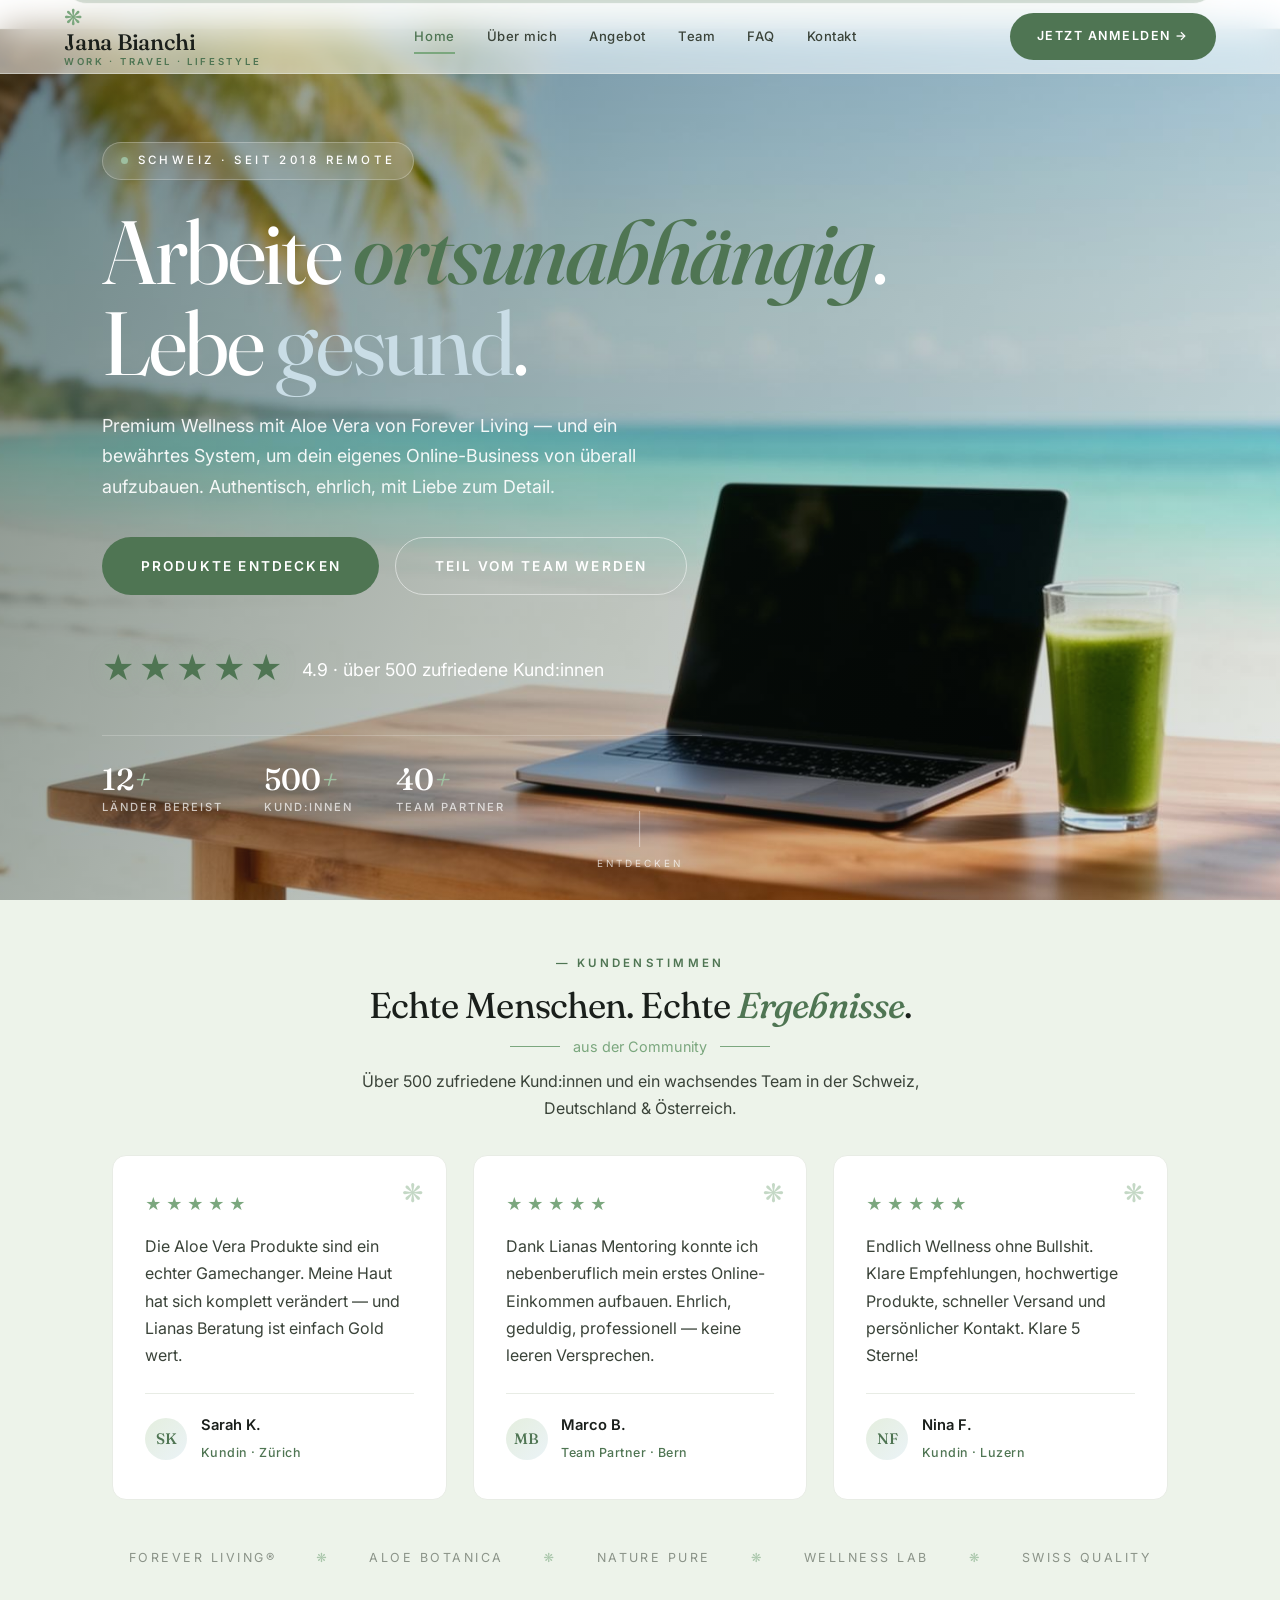
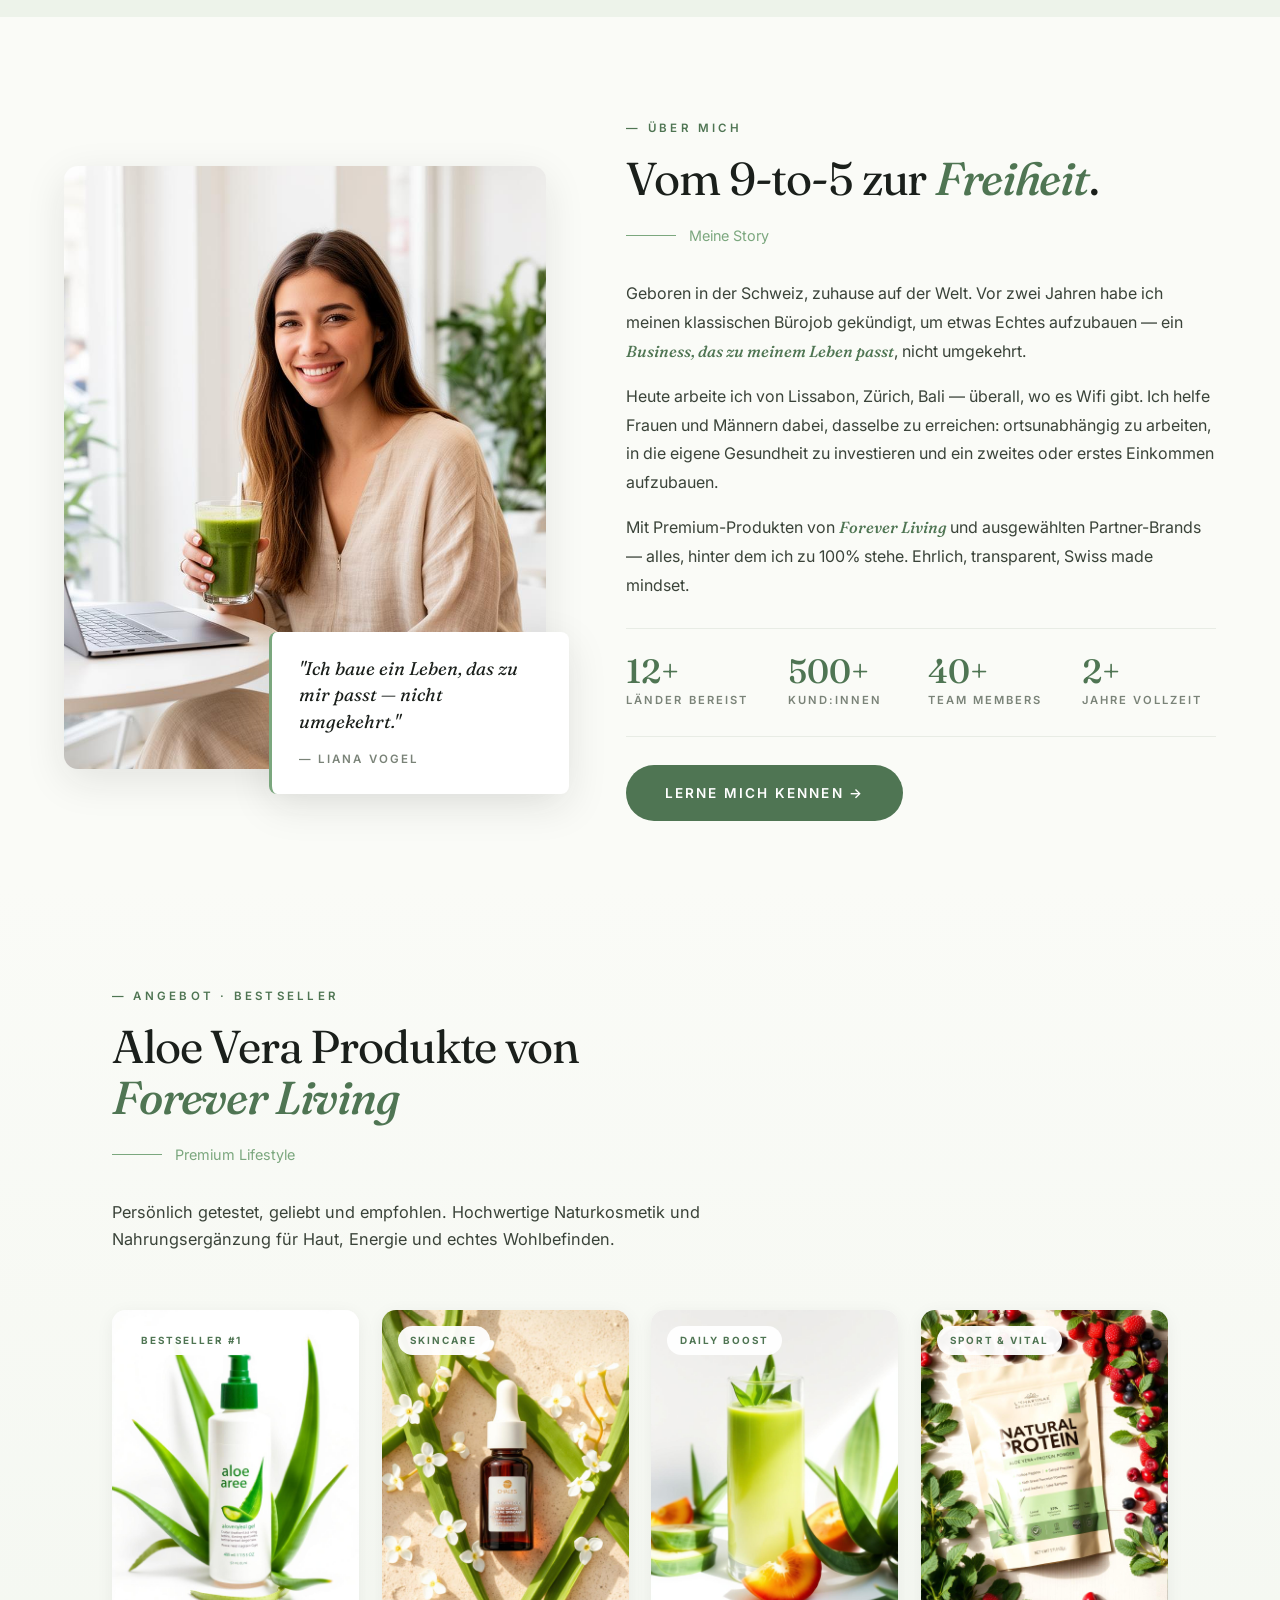
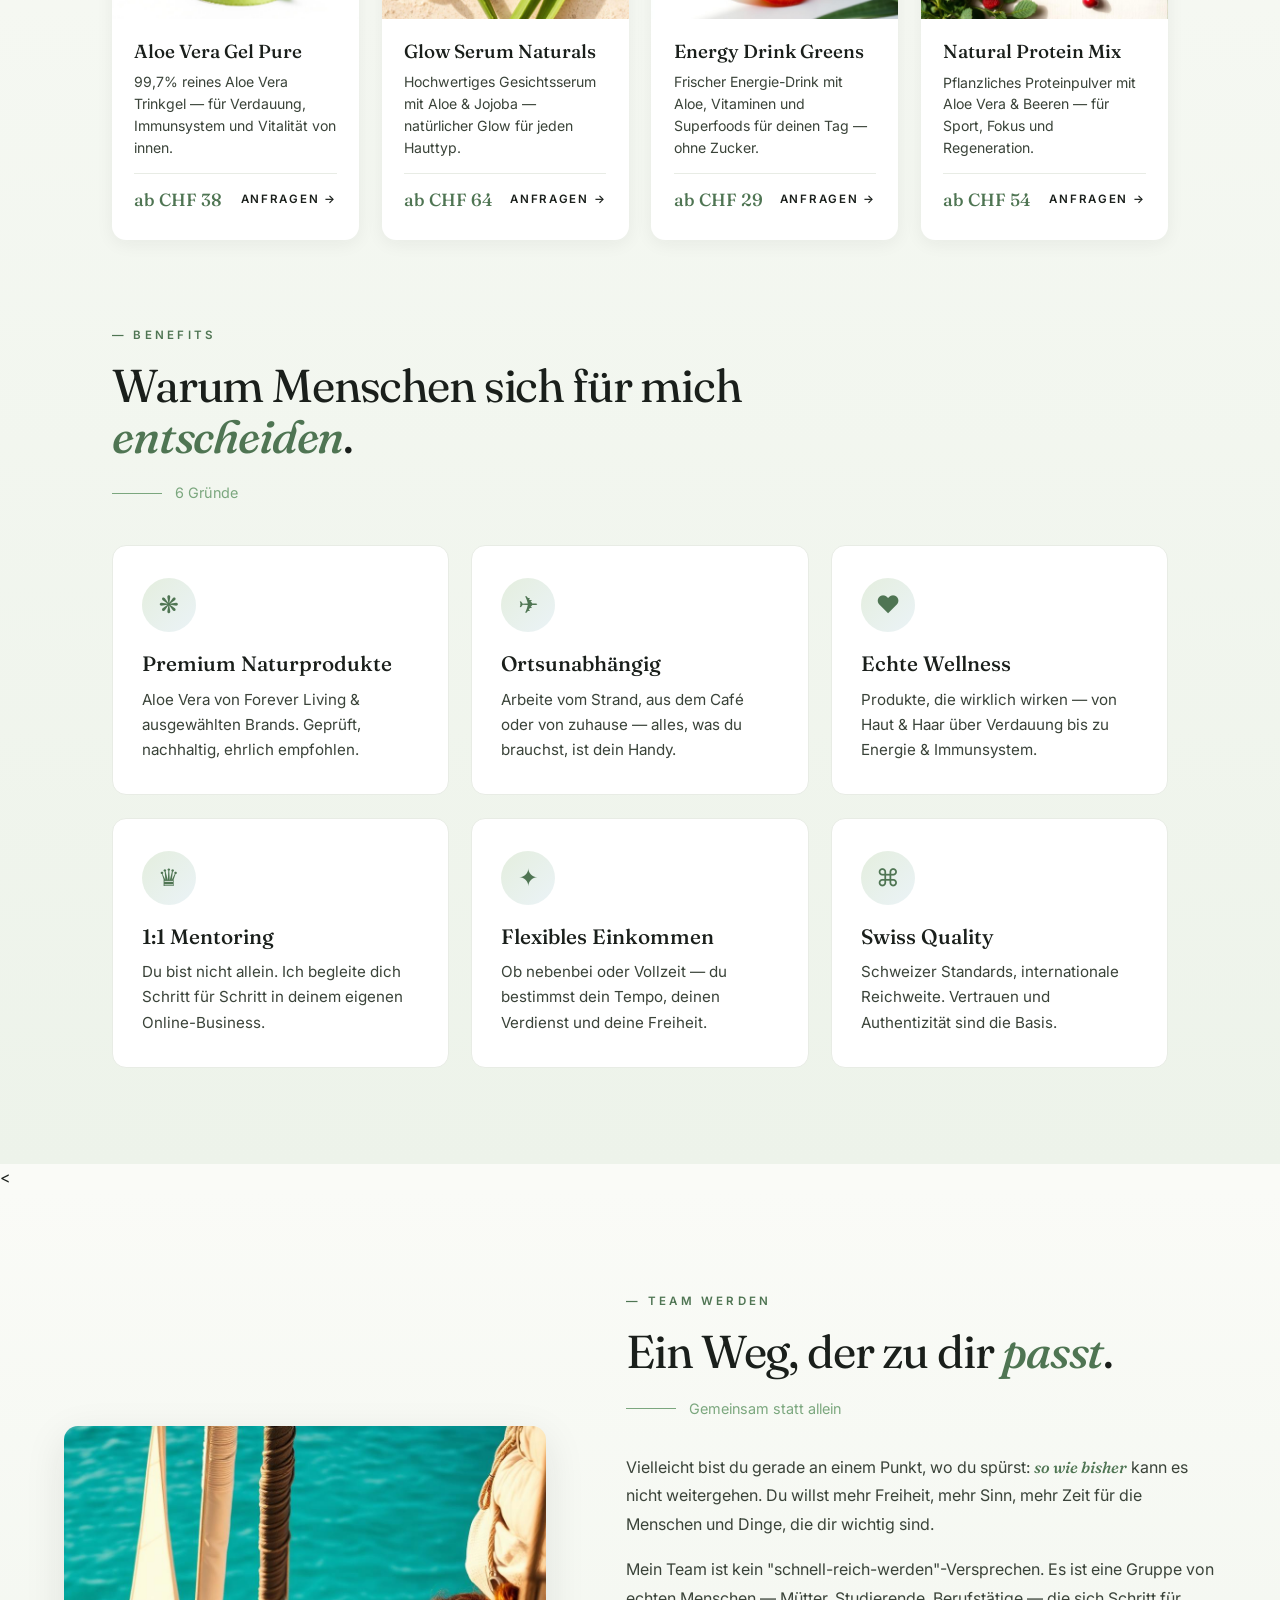
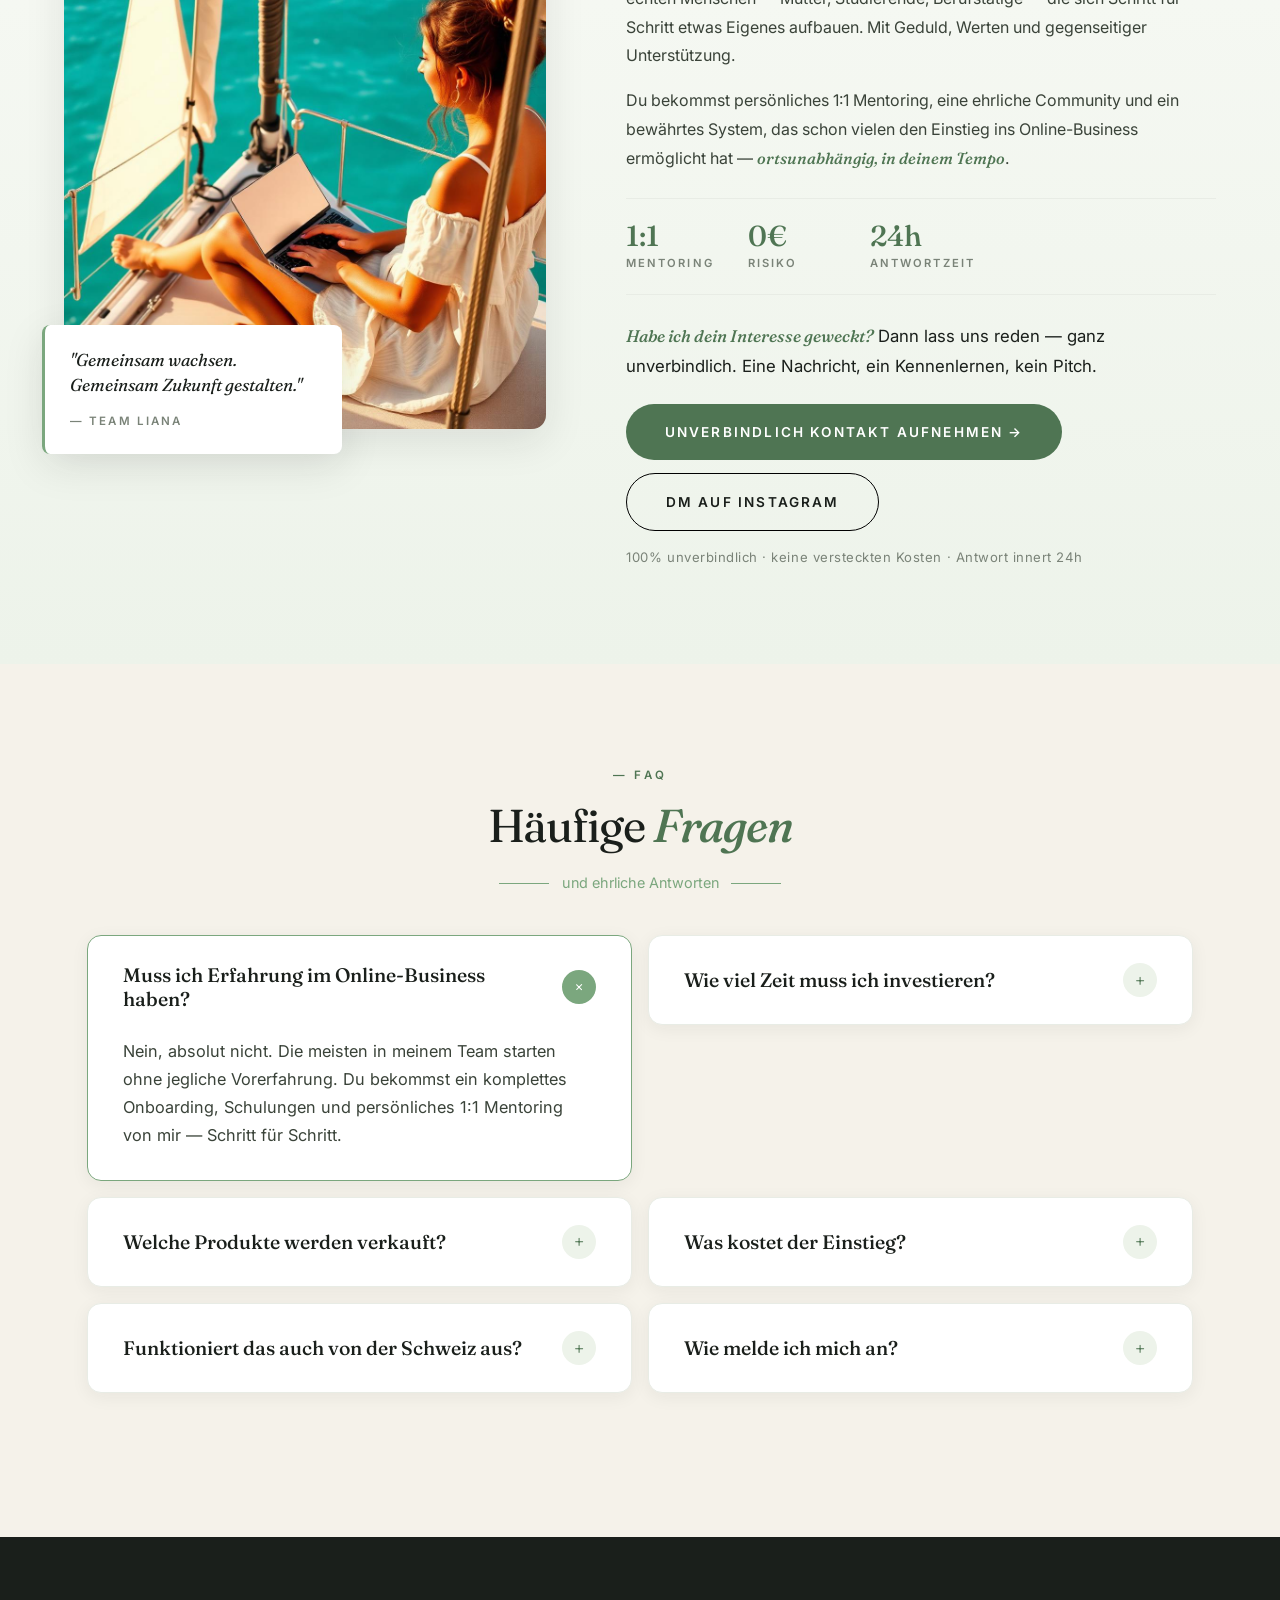
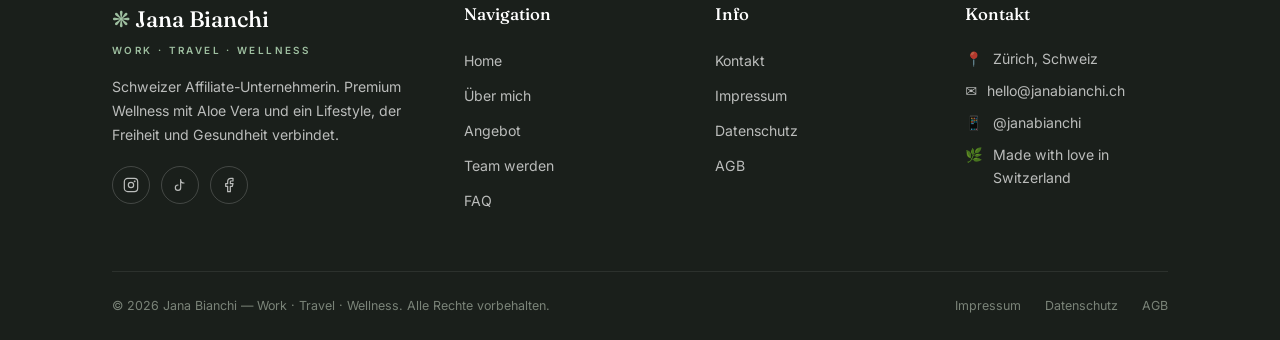
<file: index.html>
<!DOCTYPE html>
<html lang="de">
<head>
  <meta charset="UTF-8">
  <meta name="viewport" content="width=device-width, initial-scale=1.0">
  <title>Liana Vogel — Online Business, Travel & Wellness aus der Schweiz</title>
  <meta name="description" content="Liana Vogel — Schweizer Affiliate-Unternehmerin. Premium Aloe Vera Wellness Produkte von Forever Living und die Chance, Teil eines ortsunabhängigen Teams zu werden.">
  <link rel="stylesheet" href="style.css">
</head>
<body>

<!-- ═══════ HEADER ═══════ -->
<header class="header">
  <a href="index.html" class="nav-logo">
    Jana Bianchi
    <span>Work · Travel · Lifestyle</span>
  </a>
  <nav class="nav-links">
    <a href="#top" data-section="top" class="active">Home</a>
    <a href="#about" data-section="about">Über mich</a>
    <a href="#angebot" data-section="angebot">Angebot</a>
    <a href="#team" data-section="team">Team</a>
    <a href="#faq" data-section="faq">FAQ</a>
    <a href="kontakt.html">Kontakt</a>
  </nav>
  <div class="nav-right">
    <a href="kontakt.html" class="btn btn-green">Jetzt anmelden →</a>
    <button class="hamburger" aria-label="Menü"><span></span><span></span><span></span></button>
  </div>
</header>
<nav class="mobile-nav">
  <a href="#top">Home</a>
  <a href="#about">Über mich</a>
  <a href="#angebot">Angebot</a>
  <a href="#team">Team</a>
  <a href="#faq">FAQ</a>
  <a href="kontakt.html">Kontakt</a>
  <a href="kontakt.html" class="btn btn-green">Jetzt anmelden →</a>
</nav>

<!-- ═══════ HERO ═══════ -->
<section class="hero" id="top">
  <div class="hero-bg"></div>
  <div class="hero-overlay"></div>
  <div class="hero-inner">
    <div class="hero-content">
      <div class="hero-eyebrow"><span class="dot"></span> Schweiz · Seit 2018 remote</div>
      <h1>Arbeite <em>ortsunabhängig</em>.<br>Lebe <span class="light">gesund</span>.</h1>
      <p class="hero-sub">Premium Wellness mit Aloe Vera von Forever Living — und ein bewährtes System, um dein eigenes Online-Business von überall aufzubauen. Authentisch, ehrlich, mit Liebe zum Detail.</p>
      <div class="hero-ctas">
        <a href="#angebot" class="btn btn-green btn-lg">Produkte entdecken</a>
        <a href="#team" class="btn btn-outline-light btn-lg">Teil vom Team werden</a>
      </div>
      <div class="hero-rating">
        <span class="hero-stars">★★★★★</span>
        <span class="hero-rating-text"><strong>4.9</strong> · über 500 zufriedene Kund:innen</span>
      </div>
      <div class="hero-bar">
        <div><span class="hero-stat-num">12<em>+</em></span><span class="hero-stat-label">Länder bereist</span></div>
        <div><span class="hero-stat-num">500<em>+</em></span><span class="hero-stat-label">Kund:innen</span></div>
        <div><span class="hero-stat-num">40<em>+</em></span><span class="hero-stat-label">Team Partner</span></div>
      </div>
    </div>
  </div>
  <div class="scroll-hint">
    <div class="scroll-line"></div>
    <span>Entdecken</span>
  </div>
</section>

<!-- ═══════ SOCIAL PROOF ═══════ -->
<section class="reviews-section" id="stimmen">
  <div class="section wide-pad">
    <div class="section-head center">
      <span class="label">Kundenstimmen</span>
      <h2 class="section-title">Echte Menschen. Echte <em>Ergebnisse</em>.</h2>
      <div class="divider-leaf center">aus der Community</div>
      <p class="section-intro" style="margin-left:auto;margin-right:auto;">Über 500 zufriedene Kund:innen und ein wachsendes Team in der Schweiz, Deutschland & Österreich.</p>
    </div>

    <div class="reviews-grid">
      <div class="review-card">
        <span class="review-stars">★★★★★</span>
        <p class="review-text">Die Aloe Vera Produkte sind ein echter Gamechanger. Meine Haut hat sich komplett verändert — und Lianas Beratung ist einfach Gold wert.</p>
        <div class="review-author-row">
          <div class="review-avatar">SK</div>
          <div>
            <div class="review-name">Sarah K.</div>
            <span class="review-service">Kundin · Zürich</span>
          </div>
        </div>
      </div>
      <div class="review-card">
        <span class="review-stars">★★★★★</span>
        <p class="review-text">Dank Lianas Mentoring konnte ich nebenberuflich mein erstes Online-Einkommen aufbauen. Ehrlich, geduldig, professionell — keine leeren Versprechen.</p>
        <div class="review-author-row">
          <div class="review-avatar">MB</div>
          <div>
            <div class="review-name">Marco B.</div>
            <span class="review-service">Team Partner · Bern</span>
          </div>
        </div>
      </div>
      <div class="review-card">
        <span class="review-stars">★★★★★</span>
        <p class="review-text">Endlich Wellness ohne Bullshit. Klare Empfehlungen, hochwertige Produkte, schneller Versand und persönlicher Kontakt. Klare 5 Sterne!</p>
        <div class="review-author-row">
          <div class="review-avatar">NF</div>
          <div>
            <div class="review-name">Nina F.</div>
            <span class="review-service">Kundin · Luzern</span>
          </div>
        </div>
      </div>
    </div>

    <div class="brand-row">
      <span>FOREVER LIVING®</span><span class="dot">❋</span>
      <span>ALOE BOTANICA</span><span class="dot">❋</span>
      <span>NATURE PURE</span><span class="dot">❋</span>
      <span>WELLNESS LAB</span><span class="dot">❋</span>
      <span>SWISS QUALITY</span>
    </div>
  </div>
</section>

<!-- ═══════ ABOUT ═══════ -->
<section class="about-section" id="about">
  <div class="about-layout">
    <div class="about-visual">
      <div class="about-img" style="background-image:url('images/about.jpg');"></div>
      <div class="about-quote">
        <blockquote>"Ich baue ein Leben, das zu mir passt — nicht umgekehrt."</blockquote>
        <cite>— Liana Vogel</cite>
      </div>
    </div>
    <div class="about-content">
      <span class="label">Über mich</span>
      <h2 class="section-title">Vom 9-to-5 zur <em>Freiheit</em>.</h2>
      <div class="divider-leaf">Meine Story</div>
      <p>Geboren in der Schweiz, zuhause auf der Welt. Vor zwei Jahren habe ich meinen klassischen Bürojob gekündigt, um etwas Echtes aufzubauen — ein <em>Business, das zu meinem Leben passt</em>, nicht umgekehrt.</p>
      <p>Heute arbeite ich von Lissabon, Zürich, Bali — überall, wo es Wifi gibt. Ich helfe Frauen und Männern dabei, dasselbe zu erreichen: ortsunabhängig zu arbeiten, in die eigene Gesundheit zu investieren und ein zweites oder erstes Einkommen aufzubauen.</p>
      <p>Mit Premium-Produkten von <em>Forever Living</em> und ausgewählten Partner-Brands — alles, hinter dem ich zu 100% stehe. Ehrlich, transparent, Swiss made mindset.</p>
      <div class="about-stats">
        <div><span class="stat-num">12+</span><span class="stat-label">Länder bereist</span></div>
        <div><span class="stat-num">500+</span><span class="stat-label">Kund:innen</span></div>
        <div><span class="stat-num">40+</span><span class="stat-label">Team Members</span></div>
        <div><span class="stat-num">2+</span><span class="stat-label">Jahre Vollzeit</span></div>
      </div>
      <a href="kontakt.html" class="btn btn-green btn-lg">Lerne mich kennen →</a>
    </div>
  </div>
</section>

<!-- ═══════ ANGEBOT ═══════ -->
<section class="angebot-section" id="angebot">
  <div class="section wide-pad">
    <div class="section-head">
      <span class="label">Angebot · Bestseller</span>
      <h2 class="section-title">Aloe Vera Produkte von <em>Forever Living</em></h2>
      <div class="divider-leaf">Premium Lifestyle</div>
      <p class="section-intro">Persönlich getestet, geliebt und empfohlen. Hochwertige Naturkosmetik und Nahrungsergänzung für Haut, Energie und echtes Wohlbefinden.</p>
    </div>

    <div class="products-grid">
      <article class="product-card">
        <div class="product-card-img" style="background-image:url('images/prod1.jpg');">
          <span class="product-badge">Bestseller #1</span>
        </div>
        <div class="product-card-body">
          <div class="product-name">Aloe Vera Gel Pure</div>
          <p class="product-desc">99,7% reines Aloe Vera Trinkgel — für Verdauung, Immunsystem und Vitalität von innen.</p>
          <div class="product-foot">
            <span class="product-price">ab CHF 38</span>
            <a href="kontakt.html" class="product-link">Anfragen →</a>
          </div>
        </div>
      </article>
      <article class="product-card">
        <div class="product-card-img" style="background-image:url('images/prod2.jpg');">
          <span class="product-badge">Skincare</span>
        </div>
        <div class="product-card-body">
          <div class="product-name">Glow Serum Naturals</div>
          <p class="product-desc">Hochwertiges Gesichtsserum mit Aloe & Jojoba — natürlicher Glow für jeden Hauttyp.</p>
          <div class="product-foot">
            <span class="product-price">ab CHF 64</span>
            <a href="kontakt.html" class="product-link">Anfragen →</a>
          </div>
        </div>
      </article>
      <article class="product-card">
        <div class="product-card-img" style="background-image:url('images/prod3.jpg');">
          <span class="product-badge">Daily Boost</span>
        </div>
        <div class="product-card-body">
          <div class="product-name">Energy Drink Greens</div>
          <p class="product-desc">Frischer Energie-Drink mit Aloe, Vitaminen und Superfoods für deinen Tag — ohne Zucker.</p>
          <div class="product-foot">
            <span class="product-price">ab CHF 29</span>
            <a href="kontakt.html" class="product-link">Anfragen →</a>
          </div>
        </div>
      </article>
      <article class="product-card">
        <div class="product-card-img" style="background-image:url('images/prod4.jpg');">
          <span class="product-badge">Sport & Vital</span>
        </div>
        <div class="product-card-body">
          <div class="product-name">Natural Protein Mix</div>
          <p class="product-desc">Pflanzliches Proteinpulver mit Aloe Vera & Beeren — für Sport, Fokus und Regeneration.</p>
          <div class="product-foot">
            <span class="product-price">ab CHF 54</span>
            <a href="kontakt.html" class="product-link">Anfragen →</a>
          </div>
        </div>
      </article>
    </div>

    <div class="benefits-head">
      <span class="label">Benefits</span>
      <h2 class="section-title">Warum Menschen sich für mich <em>entscheiden</em>.</h2>
      <div class="divider-leaf">6 Gründe</div>
    </div>

    <div class="benefits-grid">
      <div class="benefit-card">
        <div class="benefit-icon">❋</div>
        <h3>Premium Naturprodukte</h3>
        <p>Aloe Vera von Forever Living & ausgewählten Brands. Geprüft, nachhaltig, ehrlich empfohlen.</p>
      </div>
      <div class="benefit-card">
        <div class="benefit-icon">✈</div>
        <h3>Ortsunabhängig</h3>
        <p>Arbeite vom Strand, aus dem Café oder von zuhause — alles, was du brauchst, ist dein Handy.</p>
      </div>
      <div class="benefit-card">
        <div class="benefit-icon">♥</div>
        <h3>Echte Wellness</h3>
        <p>Produkte, die wirklich wirken — von Haut & Haar über Verdauung bis zu Energie & Immunsystem.</p>
      </div>
      <div class="benefit-card">
        <div class="benefit-icon">♛</div>
        <h3>1:1 Mentoring</h3>
        <p>Du bist nicht allein. Ich begleite dich Schritt für Schritt in deinem eigenen Online-Business.</p>
      </div>
      <div class="benefit-card">
        <div class="benefit-icon">✦</div>
        <h3>Flexibles Einkommen</h3>
        <p>Ob nebenbei oder Vollzeit — du bestimmst dein Tempo, deinen Verdienst und deine Freiheit.</p>
      </div>
      <div class="benefit-card">
        <div class="benefit-icon">⌘</div>
        <h3>Swiss Quality</h3>
        <p>Schweizer Standards, internationale Reichweite. Vertrauen und Authentizität sind die Basis.</p>
      </div>
    </div>
  </div>
</section>

<<section class="team-section" id="team">
  <div class="team-layout">
    <div class="team-visual">
      <div class="team-img" style="background-image:url('images/lifestyle.jpg');"></div>
      <div class="team-quote">
        <blockquote>"Gemeinsam wachsen. Gemeinsam Zukunft gestalten."</blockquote>
        <cite>— Team Liana</cite>
      </div>
    </div>
    <div class="team-content">
      <span class="label">Team werden</span>
      <h2 class="section-title">Ein Weg, der zu dir <em>passt</em>.</h2>
      <div class="divider-leaf">Gemeinsam statt allein</div>
      <p>Vielleicht bist du gerade an einem Punkt, wo du spürst: <em>so wie bisher</em> kann es nicht weitergehen. Du willst mehr Freiheit, mehr Sinn, mehr Zeit für die Menschen und Dinge, die dir wichtig sind.</p>
      <p>Mein Team ist kein "schnell-reich-werden"-Versprechen. Es ist eine Gruppe von echten Menschen — Mütter, Studierende, Berufstätige — die sich Schritt für Schritt etwas Eigenes aufbauen. Mit Geduld, Werten und gegenseitiger Unterstützung.</p>
      <p>Du bekommst persönliches 1:1 Mentoring, eine ehrliche Community und ein bewährtes System, das schon vielen den Einstieg ins Online-Business ermöglicht hat — <em>ortsunabhängig, in deinem Tempo</em>.</p>
      <div class="team-values">
        <div class="team-value"><span class="tv-num">1:1</span><span class="tv-label">Mentoring</span></div>
        <div class="team-value"><span class="tv-num">0€</span><span class="tv-label">Risiko</span></div>
        <div class="team-value"><span class="tv-num">24h</span><span class="tv-label">Antwortzeit</span></div>
      </div>
      <p class="team-hook"><em>Habe ich dein Interesse geweckt?</em> Dann lass uns reden — ganz unverbindlich. Eine Nachricht, ein Kennenlernen, kein Pitch.</p>
      <div class="team-actions">
        <a href="kontakt.html" class="btn btn-green btn-lg">Unverbindlich Kontakt aufnehmen →</a>
        <a href="https://www.instagram.com/" target="_blank" rel="noopener" class="btn btn-outline-dark btn-lg">DM auf Instagram</a>
      </div>
      <span class="team-note">100% unverbindlich · keine versteckten Kosten · Antwort innert 24h</span>
    </div>
  </div>
</section>

<!-- ═══════ FAQ ═══════ -->
<section class="faq-section" id="faq">
  <div class="section wide-pad">
    <div class="section-head center">
      <span class="label">FAQ</span>
      <h2 class="section-title">Häufige <em>Fragen</em></h2>
      <div class="divider-leaf center">und ehrliche Antworten</div>
    </div>
    <div class="faq-list">
      <div class="faq-item open">
        <button class="faq-q">Muss ich Erfahrung im Online-Business haben? <span class="plus">+</span></button>
        <div class="faq-a"><div class="faq-a-inner">Nein, absolut nicht. Die meisten in meinem Team starten ohne jegliche Vorerfahrung. Du bekommst ein komplettes Onboarding, Schulungen und persönliches 1:1 Mentoring von mir — Schritt für Schritt.</div></div>
      </div>
      <div class="faq-item">
        <button class="faq-q">Wie viel Zeit muss ich investieren? <span class="plus">+</span></button>
        <div class="faq-a"><div class="faq-a-inner">Das bestimmst du. Manche starten mit 1–2 Stunden am Tag nebenberuflich, andere gehen direkt Vollzeit. Wichtig ist Konsistenz, nicht Quantität.</div></div>
      </div>
      <div class="faq-item">
        <button class="faq-q">Welche Produkte werden verkauft? <span class="plus">+</span></button>
        <div class="faq-a"><div class="faq-a-inner">Hauptsächlich Aloe Vera Produkte und Naturkosmetik von Forever Living sowie ausgewählten Partner-Brands. Alle Produkte sind geprüft, nachhaltig und besonders in der Schweiz und DACH-Region sehr beliebt.</div></div>
      </div>
      <div class="faq-item">
        <button class="faq-q">Was kostet der Einstieg? <span class="plus">+</span></button>
        <div class="faq-a"><div class="faq-a-inner">Der Einstieg ist sehr niedrigschwellig — kein Risiko, keine versteckten Kosten. Wir besprechen alles transparent in einem ersten Gespräch, ganz ohne Druck.</div></div>
      </div>
      <div class="faq-item">
        <button class="faq-q">Funktioniert das auch von der Schweiz aus? <span class="plus">+</span></button>
        <div class="faq-a"><div class="faq-a-inner">Ja — und auch von überall sonst. Mein gesamtes Business läuft online. Ich arbeite aktuell zwischen Zürich, Lissabon und Bali — und mein Team verteilt sich über drei Länder.</div></div>
      </div>
      <div class="faq-item">
        <button class="faq-q">Wie melde ich mich an? <span class="plus">+</span></button>
        <div class="faq-a"><div class="faq-a-inner">Ganz einfach: Klicke auf "Jetzt bewerben" oder schreibe mir auf Instagram. Wir vereinbaren ein kostenloses 20-Minuten-Gespräch und schauen, ob es für dich passt.</div></div>
      </div>
    </div>
  </div>
</section>

<!-- ═══════ FOOTER ═══════ -->
<footer class="footer">
  <div class="footer-grid">
    <div class="footer-brand">
      <span class="footer-brand-name">Jana Bianchi</span>
      <span class="footer-brand-sub">Work · Travel · Wellness</span>
      <p>Schweizer Affiliate-Unternehmerin. Premium Wellness mit Aloe Vera und ein Lifestyle, der Freiheit und Gesundheit verbindet.</p>
      <div class="social-row">
        <a href="https://www.instagram.com/" target="_blank" rel="noopener" aria-label="Instagram" class="social-icon-btn"><svg viewBox="0 0 24 24" stroke="currentColor" fill="none" stroke-width="1.8" stroke-linecap="round" stroke-linejoin="round" width="16" height="16"><rect x="2" y="2" width="20" height="20" rx="5"/><circle cx="12" cy="12" r="4"/><circle cx="17.5" cy="6.5" r="0.5" fill="currentColor"/></svg></a>
        <a href="https://www.tiktok.com/" target="_blank" rel="noopener" aria-label="TikTok" class="social-icon-btn"><svg viewBox="0 0 24 24" stroke="currentColor" fill="none" stroke-width="1.8" stroke-linecap="round" stroke-linejoin="round" width="16" height="16"><path d="M9 12a4 4 0 1 0 4 4V4a5 5 0 0 0 5 5"/></svg></a>
        <a href="https://www.facebook.com/" target="_blank" rel="noopener" aria-label="Facebook" class="social-icon-btn"><svg viewBox="0 0 24 24" stroke="currentColor" fill="none" stroke-width="1.8" stroke-linecap="round" stroke-linejoin="round" width="16" height="16"><path d="M18 2h-3a5 5 0 0 0-5 5v3H7v4h3v8h4v-8h3l1-4h-4V7a1 1 0 0 1 1-1h3z"/></svg></a>
      </div>
    </div>
    <div class="footer-col"><h4>Navigation</h4><ul>
      <li><a href="index.html">Home</a></li>
      <li><a href="index.html#about">Über mich</a></li>
      <li><a href="index.html#angebot">Angebot</a></li>
      <li><a href="index.html#team">Team werden</a></li>
      <li><a href="index.html#faq">FAQ</a></li>
    </ul></div>
    <div class="footer-col"><h4>Info</h4><ul>
      <li><a href="kontakt.html">Kontakt</a></li>
      <li><a href="#">Impressum</a></li>
      <li><a href="#">Datenschutz</a></li>
      <li><a href="#">AGB</a></li>
    </ul></div>
    <div class="footer-col"><h4>Kontakt</h4>
      <div class="footer-contact-line"><span>📍</span><span>Zürich, Schweiz</span></div>
      <div class="footer-contact-line"><span>✉</span><span>hello@janabianchi.ch</span></div>
      <div class="footer-contact-line"><span>📱</span><span>@janabianchi</span></div>
      <div class="footer-contact-line"><span>🌿</span><span>Made with love in Switzerland</span></div>
    </div>
  </div>
  <div class="footer-bottom">
    <p>© 2026 Jana Bianchi — Work · Travel · Wellness. Alle Rechte vorbehalten.</p>
    <div class="footer-bottom-links"><a href="#">Impressum</a><a href="#">Datenschutz</a><a href="#">AGB</a></div>
  </div>
</footer>

<script src="script.js"></script>
</body>
</html>
</file>
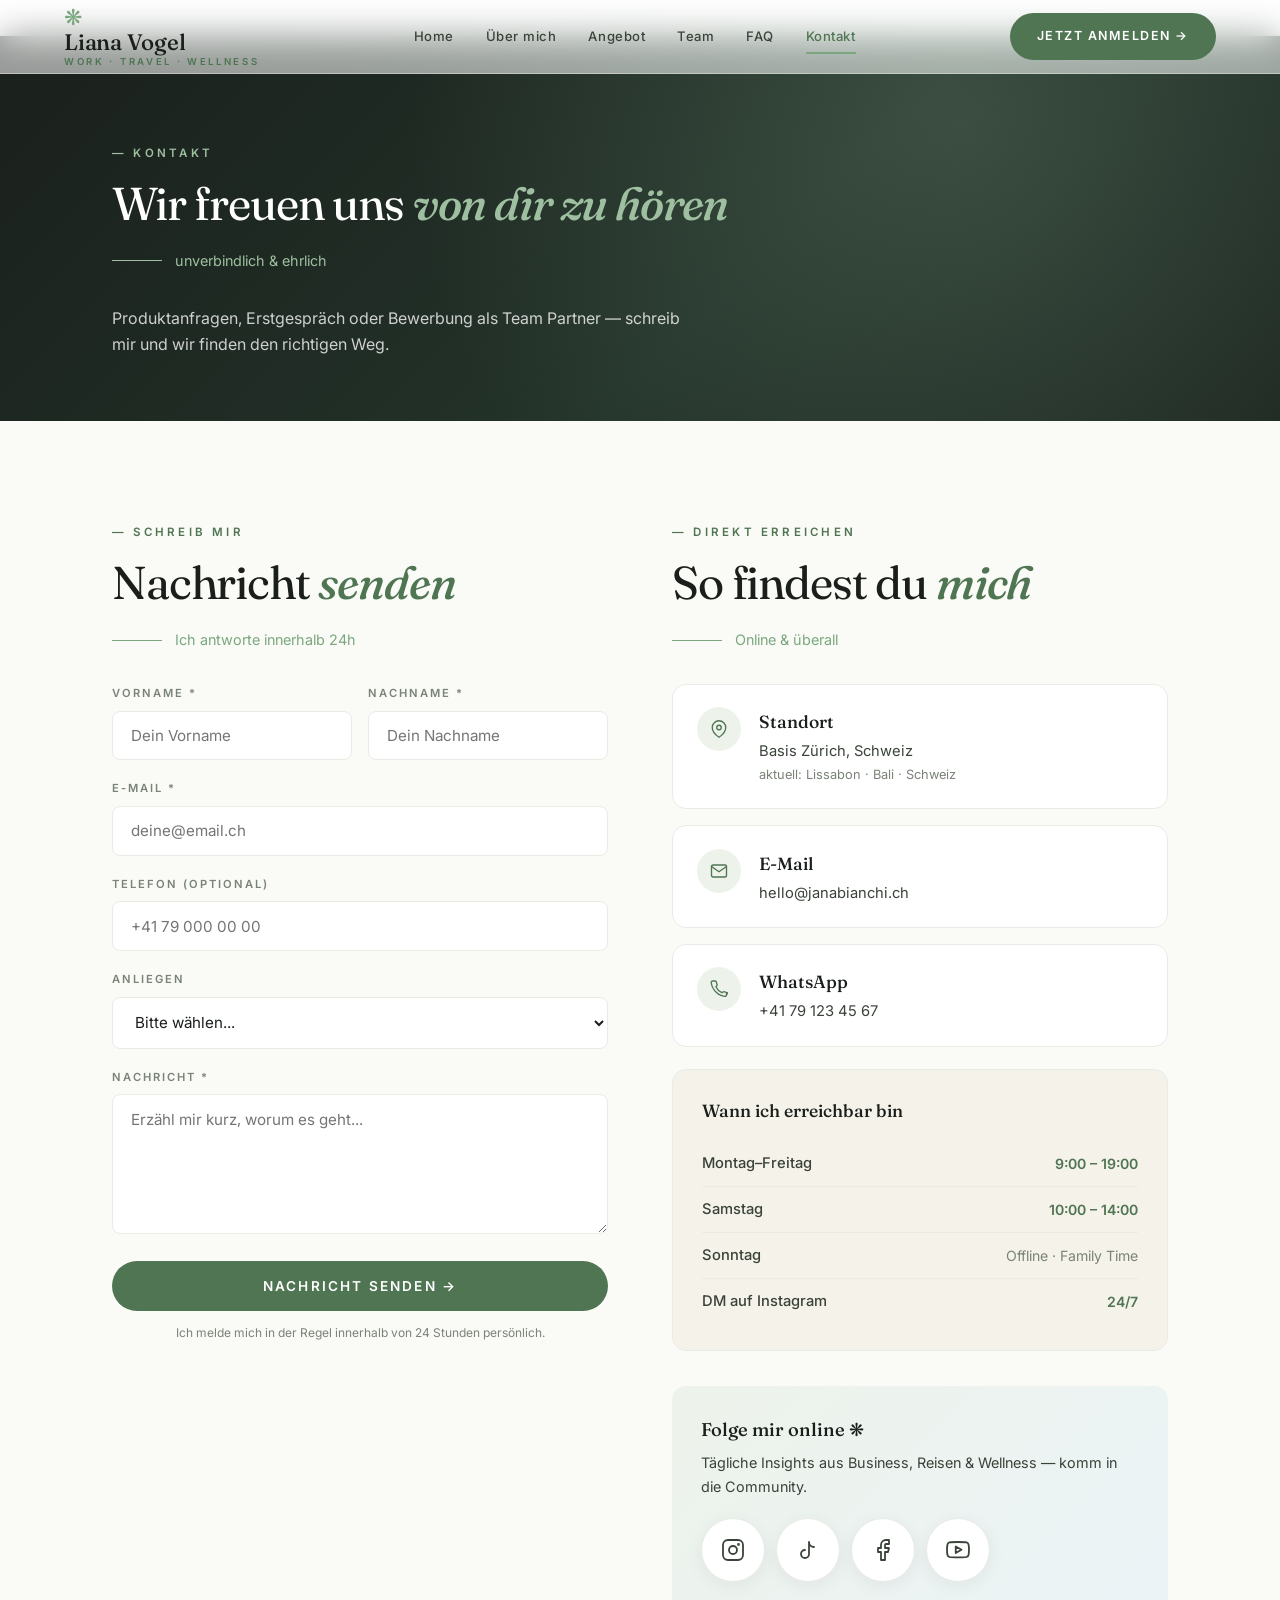
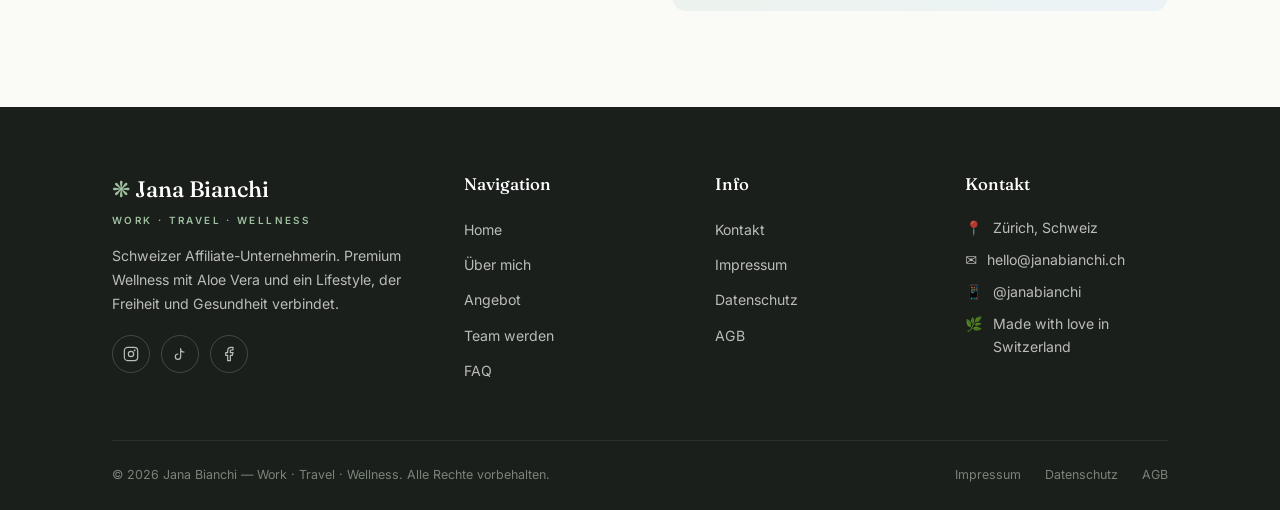
<file: kontakt.html>
<!DOCTYPE html>
<html lang="de">
<head>
<meta charset="UTF-8">
<meta name="viewport" content="width=device-width, initial-scale=1.0">
<title>Kontakt — Jana Bianchi | Work · Travel · Wellness</title>
<meta name="description" content="Kontaktiere Liana Vogel — für Produktanfragen, Mentoring oder eine Bewerbung als Team Partner. Antwort innerhalb von 24 Stunden.">
<link rel="stylesheet" href="style.css">
</head>
<body>

<header class="header">
  <a href="index.html" class="nav-logo">Liana Vogel<span>Work · Travel · Wellness</span></a>
  <nav class="nav-links">
    <a href="index.html">Home</a>
    <a href="index.html#about">Über mich</a>
    <a href="index.html#angebot">Angebot</a>
    <a href="index.html#team">Team</a>
    <a href="index.html#faq">FAQ</a>
    <a href="kontakt.html" class="active">Kontakt</a>
  </nav>
  <div class="nav-right">
    <a href="kontakt.html" class="btn btn-green">Jetzt anmelden →</a>
    <button class="hamburger" aria-label="Menü"><span></span><span></span><span></span></button>
  </div>
</header>
<nav class="mobile-nav">
  <a href="index.html">Home</a>
  <a href="index.html#about">Über mich</a>
  <a href="index.html#angebot">Angebot</a>
  <a href="index.html#team">Team</a>
  <a href="index.html#faq">FAQ</a>
  <a href="kontakt.html">Kontakt</a>
</nav>

<!-- Hero -->
<div class="page-hero">
  <div class="page-hero-content">
    <span class="label">Kontakt</span>
    <h2 class="section-title">Wir freuen uns <em>von dir zu hören</em></h2>
    <div class="divider-leaf">unverbindlich & ehrlich</div>
    <p style="color:rgba(255,255,255,0.78);font-size:1rem;max-width:580px;">Produktanfragen, Erstgespräch oder Bewerbung als Team Partner — schreib mir und wir finden den richtigen Weg.</p>
  </div>
</div>

<section class="section wide-pad">
  <div class="contact-layout">

    <!-- Form -->
    <div>
      <span class="label">Schreib mir</span>
      <h2 class="section-title">Nachricht <em>senden</em></h2>
      <div class="divider-leaf">Ich antworte innerhalb 24h</div>

      <form id="contact-form">
        <div class="form-row">
          <div class="form-group">
            <label class="form-label">Vorname *</label>
            <input type="text" class="form-input" placeholder="Dein Vorname" required>
          </div>
          <div class="form-group">
            <label class="form-label">Nachname *</label>
            <input type="text" class="form-input" placeholder="Dein Nachname" required>
          </div>
        </div>
        <div class="form-group">
          <label class="form-label">E-Mail *</label>
          <input type="email" class="form-input" placeholder="deine@email.ch" required>
        </div>
        <div class="form-group">
          <label class="form-label">Telefon (optional)</label>
          <input type="tel" class="form-input" placeholder="+41 79 000 00 00">
        </div>
        <div class="form-group">
          <label class="form-label">Anliegen</label>
          <select class="form-select form-input">
            <option value="">Bitte wählen...</option>
            <option>Produktanfrage / Aloe Vera</option>
            <option>Bewerbung Team Partner</option>
            <option>Erstgespräch / Mentoring</option>
            <option>Allgemeine Frage</option>
            <option>Anderes</option>
          </select>
        </div>
        <div class="form-group">
          <label class="form-label">Nachricht *</label>
          <textarea class="form-textarea" placeholder="Erzähl mir kurz, worum es geht..." required></textarea>
        </div>

        <button type="submit" class="btn btn-green btn-lg" style="width:100%;justify-content:center;padding:1.05rem;">
          Nachricht senden →
        </button>
        <p style="font-size:0.75rem;color:var(--mute);text-align:center;margin-top:0.8rem;">Ich melde mich in der Regel innerhalb von 24 Stunden persönlich.</p>
      </form>
    </div>

    <!-- Info -->
    <div>
      <span class="label">Direkt erreichen</span>
      <h2 class="section-title">So findest du <em>mich</em></h2>
      <div class="divider-leaf">Online & überall</div>

      <div class="contact-card">
        <div class="contact-info-item">
          <div class="contact-icon-box">
            <svg viewBox="0 0 24 24" stroke="currentColor" fill="none" stroke-width="1.8" stroke-linecap="round" stroke-linejoin="round" width="18" height="18">
              <path d="M21 10c0 7-9 13-9 13s-9-6-9-13a9 9 0 0 1 18 0z"/><circle cx="12" cy="10" r="3"/>
            </svg>
          </div>
          <div>
            <h5>Standort</h5>
            <p>Basis Zürich, Schweiz<br><span style="font-size:0.8rem;color:var(--mute);">aktuell: Lissabon · Bali · Schweiz</span></p>
          </div>
        </div>
      </div>

      <div class="contact-card">
        <div class="contact-info-item">
          <div class="contact-icon-box">
            <svg viewBox="0 0 24 24" stroke="currentColor" fill="none" stroke-width="1.8" stroke-linecap="round" stroke-linejoin="round" width="18" height="18">
              <path d="M4 4h16c1.1 0 2 .9 2 2v12c0 1.1-.9 2-2 2H4c-1.1 0-2-.9-2-2V6c0-1.1.9-2 2-2z"/><polyline points="22,6 12,13 2,6"/>
            </svg>
          </div>
          <div>
            <h5>E-Mail</h5>
            <p>hello@janabianchi.ch</p>
          </div>
        </div>
      </div>

      <div class="contact-card">
        <div class="contact-info-item">
          <div class="contact-icon-box">
            <svg viewBox="0 0 24 24" stroke="currentColor" fill="none" stroke-width="1.8" stroke-linecap="round" stroke-linejoin="round" width="18" height="18">
              <path d="M22 16.92v3a2 2 0 0 1-2.18 2 19.79 19.79 0 0 1-8.63-3.07A19.5 19.5 0 0 1 4.69 12a19.79 19.79 0 0 1-3.07-8.67A2 2 0 0 1 3.6 1.27h3a2 2 0 0 1 2 1.72c.127.96.361 1.903.7 2.81a2 2 0 0 1-.45 2.11L7.91 8.96a16 16 0 0 0 8 8l1.27-.77a2 2 0 0 1 2.11-.45c.907.339 1.85.573 2.81.7A2 2 0 0 1 24 18.92"/>
            </svg>
          </div>
          <div>
            <h5>WhatsApp</h5>
            <p>+41 79 123 45 67</p>
          </div>
        </div>
      </div>

      <!-- Antwortzeiten -->
      <div style="margin-top:1.4rem;padding:1.6rem 1.8rem;background:var(--cream);border:1px solid var(--line);border-radius:var(--radius-lg);">
        <h4 style="font-family:var(--serif);font-size:1.1rem;font-weight:500;margin-bottom:1rem;color:var(--ink);">Wann ich erreichbar bin</h4>
        <div>
          <div class="hours-row"><span class="day">Montag–Freitag</span><span class="time">9:00 – 19:00</span></div>
          <div class="hours-row"><span class="day">Samstag</span><span class="time">10:00 – 14:00</span></div>
          <div class="hours-row closed"><span class="day">Sonntag</span><span class="time">Offline · Family Time</span></div>
          <div class="hours-row"><span class="day">DM auf Instagram</span><span class="time">24/7</span></div>
        </div>
      </div>

      <!-- Bigger Socials -->
      <div class="contact-socials">
        <h4>Folge mir online ❋</h4>
        <p>Tägliche Insights aus Business, Reisen & Wellness — komm in die Community.</p>
        <div class="social-row big">
          <a href="https://www.instagram.com/" target="_blank" rel="noopener" class="social-icon-btn" aria-label="Instagram"><svg viewBox="0 0 24 24" stroke="currentColor" fill="none" stroke-width="1.8" stroke-linecap="round" stroke-linejoin="round"><rect x="2" y="2" width="20" height="20" rx="5"/><circle cx="12" cy="12" r="4"/><circle cx="17.5" cy="6.5" r="0.5" fill="currentColor"/></svg></a>
          <a href="https://www.tiktok.com/" target="_blank" rel="noopener" class="social-icon-btn" aria-label="TikTok"><svg viewBox="0 0 24 24" stroke="currentColor" fill="none" stroke-width="1.8" stroke-linecap="round" stroke-linejoin="round"><path d="M9 12a4 4 0 1 0 4 4V4a5 5 0 0 0 5 5"/></svg></a>
          <a href="https://www.facebook.com/" target="_blank" rel="noopener" class="social-icon-btn" aria-label="Facebook"><svg viewBox="0 0 24 24" stroke="currentColor" fill="none" stroke-width="1.8" stroke-linecap="round" stroke-linejoin="round"><path d="M18 2h-3a5 5 0 0 0-5 5v3H7v4h3v8h4v-8h3l1-4h-4V7a1 1 0 0 1 1-1h3z"/></svg></a>
          <a href="https://www.youtube.com/" target="_blank" rel="noopener" class="social-icon-btn" aria-label="YouTube"><svg viewBox="0 0 24 24" stroke="currentColor" fill="none" stroke-width="1.8" stroke-linecap="round" stroke-linejoin="round"><path d="M22.54 6.42a2.78 2.78 0 0 0-1.94-2C18.88 4 12 4 12 4s-6.88 0-8.6.46a2.78 2.78 0 0 0-1.94 2A29 29 0 0 0 1 11.75a29 29 0 0 0 .46 5.33A2.78 2.78 0 0 0 3.4 19c1.72.46 8.6.46 8.6.46s6.88 0 8.6-.46a2.78 2.78 0 0 0 1.94-2 29 29 0 0 0 .46-5.25 29 29 0 0 0-.46-5.33z"/><polygon points="9.75 15.02 15.5 11.75 9.75 8.48 9.75 15.02"/></svg></a>
        </div>
      </div>

    </div>
  </div>
</section>

<footer class="footer">
  <div class="footer-grid">
    <div class="footer-brand">
      <span class="footer-brand-name">Jana Bianchi</span>
      <span class="footer-brand-sub">Work · Travel · Wellness</span>
      <p>Schweizer Affiliate-Unternehmerin. Premium Wellness mit Aloe Vera und ein Lifestyle, der Freiheit und Gesundheit verbindet.</p>
      <div class="social-row">
        <a href="https://www.instagram.com/" target="_blank" rel="noopener" aria-label="Instagram" class="social-icon-btn"><svg viewBox="0 0 24 24" stroke="currentColor" fill="none" stroke-width="1.8" stroke-linecap="round" stroke-linejoin="round" width="16" height="16"><rect x="2" y="2" width="20" height="20" rx="5"/><circle cx="12" cy="12" r="4"/><circle cx="17.5" cy="6.5" r="0.5" fill="currentColor"/></svg></a>
        <a href="https://www.tiktok.com/" target="_blank" rel="noopener" aria-label="TikTok" class="social-icon-btn"><svg viewBox="0 0 24 24" stroke="currentColor" fill="none" stroke-width="1.8" stroke-linecap="round" stroke-linejoin="round" width="16" height="16"><path d="M9 12a4 4 0 1 0 4 4V4a5 5 0 0 0 5 5"/></svg></a>
        <a href="https://www.facebook.com/" target="_blank" rel="noopener" aria-label="Facebook" class="social-icon-btn"><svg viewBox="0 0 24 24" stroke="currentColor" fill="none" stroke-width="1.8" stroke-linecap="round" stroke-linejoin="round" width="16" height="16"><path d="M18 2h-3a5 5 0 0 0-5 5v3H7v4h3v8h4v-8h3l1-4h-4V7a1 1 0 0 1 1-1h3z"/></svg></a>
      </div>
    </div>
    <div class="footer-col"><h4>Navigation</h4><ul>
      <li><a href="index.html">Home</a></li>
      <li><a href="index.html#about">Über mich</a></li>
      <li><a href="index.html#angebot">Angebot</a></li>
      <li><a href="index.html#team">Team werden</a></li>
      <li><a href="index.html#faq">FAQ</a></li>
    </ul></div>
    <div class="footer-col"><h4>Info</h4><ul>
      <li><a href="kontakt.html">Kontakt</a></li>
      <li><a href="#">Impressum</a></li>
      <li><a href="#">Datenschutz</a></li>
      <li><a href="#">AGB</a></li>
    </ul></div>
    <div class="footer-col"><h4>Kontakt</h4>
      <div class="footer-contact-line"><span>📍</span><span>Zürich, Schweiz</span></div>
      <div class="footer-contact-line"><span>✉</span><span>hello@janabianchi.ch</span></div>
      <div class="footer-contact-line"><span>📱</span><span>@janabianchi</span></div>
      <div class="footer-contact-line"><span>🌿</span><span>Made with love in Switzerland</span></div>
    </div>
  </div>
  <div class="footer-bottom">
    <p>© 2026 Jana Bianchi — Work · Travel · Wellness. Alle Rechte vorbehalten.</p>
    <div class="footer-bottom-links"><a href="#">Impressum</a><a href="#">Datenschutz</a><a href="#">AGB</a></div>
  </div>
</footer>

<script src="script.js"></script>
</body>
</html>
</file>
<file: style.css>
@import url('https://fonts.googleapis.com/css2?family=Fraunces:ital,opsz,wght@0,9..144,300;0,9..144,400;0,9..144,500;0,9..144,600;0,9..144,700;1,9..144,400;1,9..144,500;1,9..144,600&family=Inter:wght@300;400;500;600;700&display=swap');

:root {
  --white:#FFFFFF;
  --off:#FAFBF7;
  --cream:#F5F2EA;
  --sand:#E8E0D2;
  --ink:#1A1F1B;
  --ink-2:#3A4339;
  --mute:#7A8378;
  --line:#E8ECE5;
  --sage:#9EBFA0;
  --sage-mid:#7BA77E;
  --sage-dark:#4F7553;
  --sage-pale:#EDF3EA;
  --sage-pale-2:#E4EEDE;
  --sky:#C9DDE6;
  --sky-mid:#9DC2D2;
  --sky-dark:#5A8FA6;
  --sky-pale:#EBF3F7;
  --serif:'Fraunces','Cormorant Garamond',Georgia,serif;
  --sans:'Inter',system-ui,sans-serif;
  --script:'Fraunces',Georgia,serif;
  --header-h:74px;
  --radius:8px;
  --radius-lg:14px;
  --transition:0.28s ease;
  --shadow:0 12px 40px rgba(26,31,27,0.10);
  --shadow-sm:0 4px 18px rgba(26,31,27,0.06);
}

*{box-sizing:border-box;margin:0;padding:0}
html{scroll-behavior:smooth}
html,body{overflow-x:hidden;max-width:100%}
body{font-family:var(--sans);color:var(--ink);background:var(--off);line-height:1.65;font-weight:400;-webkit-font-smoothing:antialiased}
img{max-width:100%;display:block}
a{color:inherit;text-decoration:none;transition:var(--transition)}
*,*::before,*::after{max-width:100%}

/* ---------- HEADER ---------- */
.header{
  position:fixed;top:0;left:0;right:0;height:var(--header-h);
  display:flex;align-items:center;justify-content:space-between;
  padding:0 5%;background:rgba(255,255,255,0.55);
  backdrop-filter:blur(18px) saturate(140%);
  -webkit-backdrop-filter:blur(18px) saturate(140%);
  border-bottom:1px solid rgba(232,236,229,0.5);
  z-index:100;transition:background 0.3s ease,box-shadow 0.3s ease;
}
.header.scrolled{
  background:rgba(255,255,255,0.88);
  box-shadow:0 4px 24px rgba(26,31,27,0.05);
}
.nav-logo{font-family:var(--serif);font-size:1.4rem;color:var(--ink);display:flex;flex-direction:column;line-height:1.1;font-weight:500;letter-spacing:-0.01em}
.nav-logo span{font-family:var(--sans);font-size:0.6rem;letter-spacing:0.28em;text-transform:uppercase;color:var(--sage-dark);margin-top:3px;font-weight:600}
.nav-logo::before{content:'❋ ';color:var(--sage-mid)}
.nav-links{display:flex;gap:2rem}
.nav-links a{font-size:0.82rem;letter-spacing:0.04em;color:var(--ink-2);font-weight:500;position:relative;padding:0.4rem 0}
.nav-links a::after{
  content:'';position:absolute;left:0;right:0;bottom:0;height:1.5px;
  background:var(--sage-mid);transform:scaleX(0);transform-origin:center;
  transition:transform 0.32s ease;
}
.nav-links a:hover{color:var(--sage-dark)}
.nav-links a:hover::after,.nav-links a.active::after{transform:scaleX(1)}
.nav-links a.active{color:var(--sage-dark)}
.nav-right{display:flex;align-items:center;gap:1rem}

.btn{display:inline-flex;align-items:center;gap:0.5rem;padding:0.8rem 1.7rem;font-size:0.78rem;letter-spacing:0.12em;text-transform:uppercase;border-radius:999px;font-weight:600;cursor:pointer;border:none;transition:var(--transition);font-family:var(--sans)}
.btn-green{background:var(--sage-dark);color:var(--white)}
.btn-green:hover{background:var(--ink);transform:translateY(-1px);box-shadow:var(--shadow-sm)}
.btn-outline-light{background:transparent;color:var(--white);border:1.5px solid rgba(255,255,255,0.5)}
.btn-outline-light:hover{background:rgba(255,255,255,0.12);border-color:#fff}
.btn-outline-dark{background: transparent;color:var(--ink);border:1.5px solid black}
.btn-outline-dark:hover{border-color:var(--sage-mid);color:var(--sage-dark)}
.btn-lg{padding:1.05rem 2.4rem;font-size:0.85rem;letter-spacing:0.16em}

.hamburger{display:none;background:none;border:none;flex-direction:column;gap:5px;cursor:pointer;padding:6px}
.hamburger span{width:22px;height:1.5px;background:var(--ink);transition:var(--transition)}
.mobile-nav{position:fixed;top:var(--header-h);left:0;right:0;background:var(--white);border-bottom:1px solid var(--line);transform:translateY(-110%);transition:transform 0.35s ease;z-index:99;padding:1.5rem 5%;flex-direction:column;gap:0.6rem;display:flex}
.mobile-nav.open{transform:translateY(0)}
.mobile-nav a{font-size:1rem;color:var(--ink);padding:0.6rem 0;border-bottom:1px solid var(--line);font-family:var(--serif);font-weight:500}
.mobile-nav .btn{margin-top:0.8rem;justify-content:center}

/* ---------- HERO ---------- */
.hero{
  min-height:100vh;display:flex;align-items:center;
  padding:calc(var(--header-h) + 4rem) 8% 5rem;
  position:relative;overflow:hidden;color:#fff;
}
.hero-bg{position:absolute;inset:0;background-image:url('images/hero-bg.jpg');background-size:cover;background-position:center;transform:scale(1.06);animation:kenBurns 22s ease-in-out infinite alternate}
@keyframes kenBurns{from{transform:scale(1.05) translate(0,0)}to{transform:scale(1.12) translate(-1%,-1%)}}
.hero-overlay{position:absolute;inset:0;background:linear-gradient(120deg,rgba(20,40,30,0.55) 0%,rgba(20,40,30,0.30) 45%,rgba(20,40,30,0.10) 100%)}
.hero-inner{position:relative;z-index:2;max-width:1400px;margin:0 auto;width:100%}
.hero-content{max-width:800px}
.hero-eyebrow{
  display:inline-flex;align-items:center;gap:0.6rem;
  font-size:0.72rem;letter-spacing:0.3em;text-transform:uppercase;
  color:#fff;padding:0.55rem 1.1rem;
  background:rgba(255,255,255,0.12);backdrop-filter:blur(8px);
  border:1px solid rgba(255,255,255,0.25);
  border-radius:999px;margin-bottom:1.6rem;font-weight:500;
}
.hero-eyebrow .dot{width:7px;height:7px;border-radius:50%;background:var(--sage);box-shadow:0 0 12px var(--sage)}
.hero h1{
  font-family:var(--serif);font-size:clamp(2.6rem,7vw,5.6rem);
  line-height:1.02;margin-bottom:1.4rem;font-weight:400;letter-spacing:-0.025em;
  color:#fff;
}
.hero h1 em{font-family:var(--serif);font-style:italic;color:var(--sage-dark);font-weight:500;font-size:1em;display:inline-block}
.hero h1 .light{color:var(--sky)}
.hero-sub{font-size:clamp(1rem,1.4vw,1.18rem);color:rgba(255,255,255,0.92);max-width:560px;margin-bottom:2.2rem;line-height:1.7;font-weight:400}
.hero-ctas{display:flex;gap:1rem;flex-wrap:wrap;margin-bottom:3rem}
.hero-rating{display:flex;align-items:center;gap:0.9rem;margin-bottom:2.4rem;color:rgba(255,255,255,0.95);font-size:0.95rem}
.hero-stars{color:var(--sage-dark);letter-spacing:5px;font-size:2rem;text-shadow:0 0 18px rgba(158,191,160,0.5)}
.hero-rating-text {color:#fff;font-weight:400; font-size:1.1rem}
.hero-rating-text strong{color:#fff;font-weight:400; font-size:1.1rem}
.hero-bar{
  display:flex;gap:2.6rem;padding-top:1.8rem;
  border-top:1px solid rgba(255,255,255,0.2);max-width:600px;flex-wrap:wrap;
}
.hero-bar > div{display:flex;flex-direction:column;gap:0.2rem;min-width:90px}
.hero-stat-num{font-family:var(--serif);font-size:1.9rem;color:#fff;line-height:1;font-weight:500}
.hero-stat-num em{font-family:var(--serif);font-style:italic;color:var(--sage);font-size:1em;font-weight:500}
.hero-stat-label{font-size:0.7rem;letter-spacing:0.18em;text-transform:uppercase;color:rgba(255,255,255,0.7);font-weight:500}

.scroll-hint{position:absolute;bottom:1.8rem;left:50%;transform:translateX(-50%);z-index:2;display:flex;flex-direction:column;align-items:center;gap:0.5rem;color:rgba(255,255,255,0.7)}
.scroll-line{width:1px;height:36px;background:rgba(255,255,255,0.45);animation:scroll-down 2.2s ease-in-out infinite}
.scroll-hint span{font-size:0.62rem;letter-spacing:0.3em;text-transform:uppercase}
@keyframes scroll-down{0%{transform:scaleY(0);transform-origin:top}50%{transform:scaleY(1);transform-origin:top}50.01%{transform-origin:bottom}100%{transform:scaleY(0);transform-origin:bottom}}

/* ---------- SECTIONS ---------- */
.section{padding:6rem 5%;max-width:1400px;margin:0 auto}
.section.wide-pad{padding-left:7rem;padding-right:7rem;max-width:none}
.section-head{margin-bottom:3.5rem;max-width:680px}
.section-head.center{margin-left:auto;margin-right:auto;text-align:center}

.label{display:inline-block;font-size:0.72rem;letter-spacing:0.28em;text-transform:uppercase;color:var(--sage-dark);margin-bottom:1rem;font-weight:600}
.label::before{content:'— '}
.section-title{font-family:var(--serif);font-size:clamp(2rem,3.6vw,3.2rem);line-height:1.1;color:var(--ink);margin-bottom:1rem;font-weight:400;letter-spacing:-0.025em}
.section-title em{font-family:var(--serif);font-style:italic;color:var(--sage-dark);font-weight:500;font-size:1em;display:inline-block}
.section-title .sky{color:var(--sky-dark)}
.section-intro{max-width:600px;color:var(--ink-2);font-size:1.02rem;margin-bottom:0;line-height:1.7}
.divider-leaf{display:flex;align-items:center;gap:0.8rem;margin:1.2rem 0 2rem;color:var(--sage-mid);font-size:0.9rem}
.divider-leaf::before{content:'';width:50px;height:1px;background:var(--sage-mid)}
.divider-leaf.center{justify-content:center}
.divider-leaf.center::after{content:'';width:50px;height:1px;background:var(--sage-mid)}

/* ---------- SOCIAL PROOF / REVIEWS ---------- */
.reviews-section{background:var(--sage-pale)}
.reviews-grid{display:grid;grid-template-columns:repeat(3,1fr);gap:1.6rem;margin-top:1.5rem}
.review-card{
  background:var(--white);border:1px solid var(--line);border-radius:var(--radius-lg);
  padding:2.2rem 2rem;position:relative;transition:var(--transition);
}
.review-card:hover{box-shadow:var(--shadow);transform:translateY(-3px)}
.review-card::before{
  content:'❋';position:absolute;top:1rem;right:1.4rem;
  font-size:1.6rem;color:var(--sage);opacity:0.6;
}
.review-stars{color:var(--sage-mid);letter-spacing:4px;font-size:1rem;margin-bottom:1rem;display:block}
.review-text{font-size:1rem;line-height:1.7;color:var(--ink-2);margin-bottom:1.5rem}
.review-author-row{display:flex;align-items:center;gap:0.85rem;margin-top:1.4rem;padding-top:1.2rem;border-top:1px solid var(--line)}
.review-avatar{width:42px;height:42px;border-radius:50%;background:linear-gradient(135deg,var(--sage-pale-2),var(--sky-pale));color:var(--sage-dark);display:flex;align-items:center;justify-content:center;font-family:var(--serif);font-size:0.95rem;flex-shrink:0;font-weight:500}
.review-name{font-size:0.92rem;font-weight:600;color:var(--ink)}
.review-service{font-size:0.78rem;color:var(--sage-dark);font-weight:500;letter-spacing:0.04em}

.brand-row{margin-top:3rem;display:flex;flex-wrap:wrap;justify-content:center;align-items:center;gap:1.6rem 2.5rem;color:var(--mute);font-size:0.78rem;letter-spacing:0.2em;text-transform:uppercase;opacity:0.85}
.brand-row span.dot{color:var(--sage)}

/* ---------- ABOUT ---------- */
.about-section{padding:6rem 5%}
.about-layout{display:grid;grid-template-columns:0.9fr 1.1fr;gap:5rem;align-items:center;max-width:1400px;margin:0 auto}
.about-visual{position:relative}
.about-img{width:100%;aspect-ratio:4/5;border-radius:var(--radius-lg);background-size:cover;background-position:center;box-shadow:var(--shadow);background-color:var(--sage-pale)}
.about-quote{
  position:absolute;bottom:-1.6rem;right:-1.4rem;
  background:var(--white);padding:1.5rem 1.7rem;max-width:300px;
  border-radius:var(--radius);box-shadow:var(--shadow);
  border-left:3px solid var(--sage-mid);
}
.about-quote blockquote{font-family:var(--serif);font-style:italic;color:var(--ink);font-size:1.15rem;line-height:1.45;margin-bottom:0.5rem;font-weight:400}
.about-quote cite{font-size:0.72rem;letter-spacing:0.18em;text-transform:uppercase;color:var(--mute);font-style:normal;font-weight:600}
.about-content p{color:var(--ink-2);margin-bottom:1rem;line-height:1.8;font-size:1rem}
.about-content p em{color:var(--sage-dark);font-family:var(--serif);font-style:italic;font-size:1em;font-weight:500}
.about-stats{display:flex;gap:2.5rem;margin:1.8rem 0 1.8rem;padding:1.6rem 0;border-top:1px solid var(--line);border-bottom:1px solid var(--line);flex-wrap:wrap}
.about-stats > div{display:flex;flex-direction:column;gap:0.2rem;min-width:100px}
.stat-num{font-family:var(--serif);font-size:2.1rem;color:var(--sage-dark);line-height:1;font-weight:500}
.stat-label{font-size:0.7rem;letter-spacing:0.18em;text-transform:uppercase;color:var(--mute);font-weight:600}

/* ---------- ANGEBOT / PRODUCTS ---------- */
.angebot-section{background:linear-gradient(180deg,var(--off) 0%,var(--sage-pale) 100%)}
.products-grid{display:grid;grid-template-columns:repeat(4,1fr);gap:1.4rem;margin-bottom:5rem}
.product-card{
  background:var(--white);border-radius:var(--radius-lg);overflow:hidden;
  box-shadow:var(--shadow-sm);transition:var(--transition);
  display:flex;flex-direction:column;
}
.product-card:hover{transform:translateY(-6px);box-shadow:var(--shadow)}
.product-card-img{position:relative;aspect-ratio:4/5;background-size:cover;background-position:center;background-color:var(--sage-pale)}
.product-badge{
  position:absolute;top:1rem;left:1rem;
  background:rgba(255,255,255,0.95);color:var(--sage-dark);
  font-size:0.62rem;letter-spacing:0.2em;text-transform:uppercase;font-weight:700;
  padding:0.4rem 0.8rem;border-radius:999px;
}
.product-card-body{padding:1.3rem 1.4rem 1.6rem;display:flex;flex-direction:column;gap:0.5rem;flex:1}
.product-name{font-family:var(--serif);font-size:1.18rem;color:var(--ink);line-height:1.25;font-weight:500}
.product-desc{font-size:0.88rem;color:var(--ink-2);line-height:1.55;flex:1}
.product-foot{display:flex;align-items:center;justify-content:space-between;padding-top:0.7rem;border-top:1px solid var(--line);margin-top:0.4rem}
.product-price{font-family:var(--serif);font-size:1.1rem;color:var(--sage-dark);font-weight:500}
.product-link{font-size:0.72rem;letter-spacing:0.15em;text-transform:uppercase;color:var(--ink);font-weight:600}
.product-link:hover{color:var(--sage-dark)}

/* benefits */
.benefits-head{margin:1rem 0 2.5rem;max-width:680px}
.benefits-grid{display:grid;grid-template-columns:repeat(3,1fr);gap:1.4rem}
.benefit-card{
  background:var(--white);border:1px solid var(--line);border-radius:var(--radius-lg);
  padding:2rem 1.8rem;transition:var(--transition);
  display:flex;flex-direction:column;gap:0.6rem;position:relative;overflow:hidden;
}
.benefit-card::before{content:'';position:absolute;top:0;left:0;right:0;height:2px;background:var(--sage-mid);transform:scaleX(0);transform-origin:left;transition:transform 0.4s ease}
.benefit-card:hover{transform:translateY(-4px);box-shadow:var(--shadow);border-color:var(--sage-pale-2)}
.benefit-card:hover::before{transform:scaleX(1)}
.benefit-icon{
  width:54px;height:54px;border-radius:50%;
  background:linear-gradient(135deg,var(--sage-pale-2),var(--sky-pale));
  color:var(--sage-dark);display:flex;align-items:center;justify-content:center;
  font-size:1.5rem;margin-bottom:0.6rem;
}
.benefit-card h3{font-family:var(--serif);font-size:1.3rem;color:var(--ink);font-weight:500;line-height:1.25}
.benefit-card p{font-size:0.95rem;color:var(--ink-2);line-height:1.65}

/* ---------- CTA BIG ---------- */
.cta-section{padding:6rem 5%;background:var(--off)}
.cta-wrap{
  max-width:1100px;margin:0 auto;position:relative;overflow:hidden;
  border-radius:24px;padding:5rem 4rem;text-align:center;
  background:linear-gradient(135deg,var(--sage-pale) 0%,var(--sky-pale) 100%);
  color:var(--ink);border:1px solid var(--sage-pale-2);
}
.cta-wrap::before{content:'';position:absolute;top:-120px;right:-100px;width:320px;height:320px;border-radius:50%;background:radial-gradient(circle,rgba(123,167,126,0.18) 0%,transparent 70%)}
.cta-wrap::after{content:'';position:absolute;bottom:-140px;left:-100px;width:340px;height:340px;border-radius:50%;background:radial-gradient(circle,rgba(157,194,210,0.22) 0%,transparent 70%)}
.cta-inner{position:relative;z-index:1}
.cta-eyebrow{display:inline-flex;align-items:center;gap:0.5rem;font-size:0.72rem;letter-spacing:0.3em;text-transform:uppercase;color:var(--sage-dark);padding:0.5rem 1rem;background:rgba(255,255,255,0.7);border:1px solid var(--sage-pale-2);border-radius:999px;margin-bottom:1.4rem;font-weight:600}
.cta-wrap h2{font-family:var(--serif);font-size:clamp(2rem,4.2vw,3.4rem);line-height:1.1;font-weight:400;margin-bottom:1.4rem;letter-spacing:-0.025em;color:var(--ink);max-width:780px;margin-left:auto;margin-right:auto}
.cta-wrap p{color:var(--ink-2);font-size:1.08rem;max-width:600px;margin:0 auto 2.2rem;line-height:1.7}
.cta-note{display:block;margin-top:1.2rem;font-size:0.85rem;color:var(--mute);letter-spacing:0.04em}
.cta-actions{display:flex;gap:1rem;justify-content:center;flex-wrap:wrap}
.btn-cream{background:var(--sage-dark);color:#fff}
.btn-cream:hover{background:var(--ink);color:#fff;transform:translateY(-1px);box-shadow:var(--shadow-sm)}
.cta-wrap .btn-outline-light{color:var(--ink);border:1.5px solid var(--sage-mid);background:rgba(255,255,255,0.5)}
.cta-wrap .btn-outline-light:hover{background:#fff;border-color:var(--sage-dark);color:var(--sage-dark)}

/* ---------- FAQ ---------- */
.faq-section{background:var(--cream)}
.faq-list{max-width:820px;margin:0 auto;display:flex;flex-direction:column;gap:0.8rem}
.faq-item{background:var(--white);border:1px solid var(--line);border-radius:var(--radius-lg);overflow:hidden;transition:var(--transition)}
.faq-item.open{border-color:var(--sage-mid)}
.faq-q{
  width:100%;display:flex;align-items:center;justify-content:space-between;gap:1rem;
  padding:1.4rem 1.8rem;text-align:left;background:none;border:none;cursor:pointer;
  font-family:var(--serif);font-size:1.12rem;color:var(--ink);font-weight:500;
}
.faq-q .plus{flex-shrink:0;width:28px;height:28px;border-radius:50%;background:var(--sage-pale);color:var(--sage-dark);display:flex;align-items:center;justify-content:center;font-size:1rem;font-weight:600;transition:transform 0.3s ease}
.faq-item.open .plus{transform:rotate(45deg);background:var(--sage-mid);color:#fff}
.faq-a{max-height:0;overflow:hidden;transition:max-height 0.35s ease}
.faq-item.open .faq-a{max-height:400px}
.faq-a-inner{padding:0 1.8rem 1.6rem;color:var(--ink-2);line-height:1.7;font-size:0.97rem}

/* ---------- KONTAKT PAGE ---------- */
.page-hero{
  background:linear-gradient(135deg,var(--ink) 0%,#23332a 60%,#1c2620 100%);
  padding:calc(var(--header-h) + 4rem) 7rem 4rem;position:relative;overflow:hidden;color:#fff;
}
.page-hero::before{content:'';position:absolute;inset:0;background:radial-gradient(circle at 75% 30%,rgba(158,191,160,0.20),transparent 55%)}
.page-hero-content{position:relative;z-index:1;max-width:none}
.page-hero .section-title{color:#fff}
.page-hero .section-title em{color:var(--sage)}
.page-hero .label{color:var(--sage)}
.page-hero .divider-leaf{color:var(--sage)}
.page-hero .divider-leaf::before{background:var(--sage)}

.contact-layout{display:grid;grid-template-columns:1fr 1fr;gap:4rem}
.form-row{display:grid;grid-template-columns:1fr 1fr;gap:1rem}
.form-group{margin-bottom:1.2rem}
.form-label{display:block;font-size:0.7rem;letter-spacing:0.18em;text-transform:uppercase;color:var(--mute);margin-bottom:0.5rem;font-weight:600}
.form-input,.form-textarea,.form-select{
  width:100%;padding:0.9rem 1.1rem;background:var(--white);
  border:1px solid var(--line);border-radius:var(--radius);
  font-family:var(--sans);font-size:0.95rem;color:var(--ink);transition:var(--transition);
}
.form-input:focus,.form-textarea:focus,.form-select:focus{outline:none;border-color:var(--sage-mid);box-shadow:0 0 0 3px var(--sage-pale)}
.form-textarea{resize:vertical;min-height:140px}

.contact-card{
  border:1px solid var(--line);border-radius:var(--radius-lg);
  padding:1.4rem 1.5rem;background:var(--white);margin-bottom:1rem;transition:var(--transition);
}
.contact-card:hover{border-color:var(--sage);box-shadow:var(--shadow-sm);transform:translateY(-2px)}
.contact-info-item{display:flex;gap:1.1rem;align-items:flex-start}
.contact-icon-box{flex-shrink:0;width:44px;height:44px;border-radius:50%;background:var(--sage-pale);color:var(--sage-dark);display:flex;align-items:center;justify-content:center}
.contact-info-item h5{font-family:var(--serif);font-size:1.1rem;color:var(--ink);margin-bottom:0.25rem;font-weight:500}
.contact-info-item p{color:var(--ink-2);font-size:0.92rem;line-height:1.55}

.hours-row{display:flex;justify-content:space-between;align-items:center;padding:0.65rem 0;border-bottom:1px solid var(--line);font-size:0.92rem}
.hours-row:last-child{border-bottom:none}
.hours-row .day{color:var(--ink-2);font-weight:500}
.hours-row .time{color:var(--sage-dark);font-weight:600;font-size:0.88rem}
.hours-row.closed .time{color:var(--mute);font-weight:400}

/* Socials bigger on contact page */
.contact-socials{margin-top:2.2rem;padding:1.8rem;background:linear-gradient(135deg,var(--sage-pale) 0%,var(--sky-pale) 100%);border-radius:var(--radius-lg)}
.contact-socials h4{font-family:var(--serif);font-size:1.15rem;font-weight:500;margin-bottom:0.4rem;color:var(--ink)}
.contact-socials p{font-size:0.9rem;color:var(--ink-2);margin-bottom:1.2rem}
.social-row{display:flex;gap:0.7rem;flex-wrap:wrap}
.social-icon-btn{
  width:38px;height:38px;border-radius:50%;
  border:1px solid var(--line);color:var(--ink-2);background:var(--white);
  display:inline-flex;align-items:center;justify-content:center;transition:var(--transition);
}
.social-icon-btn:hover{background:var(--sage-mid);color:#fff;border-color:var(--sage-mid);transform:translateY(-2px)}
.social-row.big .social-icon-btn{
  width:64px;height:64px;font-size:1.2rem;
  background:var(--white);border:1px solid var(--line);
  box-shadow:var(--shadow-sm);
}
.social-row.big .social-icon-btn svg{width:24px;height:24px}
.social-row.big .social-icon-btn:hover{background:var(--sage-mid);color:#fff;border-color:var(--sage-mid)}

/* ---------- FOOTER ---------- */
.footer{background:var(--ink);color:rgba(255,255,255,0.7);padding:4rem 7rem 1.5rem}
.footer-grid{display:grid;grid-template-columns:1.5fr 1fr 1fr 1fr;gap:3rem;padding-bottom:3rem;border-bottom:1px solid rgba(255,255,255,0.08)}
.footer-brand-name{font-family:var(--serif);font-size:1.4rem;color:#fff;display:block;font-weight:500}
.footer-brand-name::before{content:'❋ ';color:var(--sage)}
.footer-brand-sub{font-size:0.62rem;letter-spacing:0.24em;text-transform:uppercase;color:var(--sage);display:block;margin:4px 0 1rem;font-weight:600}
.footer-brand p{font-size:0.88rem;line-height:1.7;margin-bottom:1.2rem;max-width:300px}
.footer-brand .social-icon-btn{border-color:rgba(255,255,255,0.18);color:rgba(255,255,255,0.7);background:transparent}
.footer-brand .social-icon-btn:hover{background:var(--sage-mid);color:#fff;border-color:var(--sage-mid)}
.footer-col h4{font-family:var(--serif);font-size:1.05rem;color:#fff;margin-bottom:1.1rem;font-weight:500}
.footer-col ul{list-style:none}
.footer-col li{margin-bottom:0.55rem}
.footer-col a{font-size:0.88rem;color:rgba(255,255,255,0.7)}
.footer-col a:hover{color:var(--sage)}
.footer-contact-line{display:flex;gap:0.6rem;font-size:0.88rem;margin-bottom:0.55rem;align-items:flex-start}
.footer-bottom{padding-top:1.5rem;display:flex;justify-content:space-between;flex-wrap:wrap;gap:1rem;font-size:0.78rem;color:var(--mute)}
.footer-bottom-links{display:flex;gap:1.5rem}
.footer-bottom-links a:hover{color:var(--sage)}

/* ---------- DESKTOP REFINEMENTS (PC only) ---------- */
@media (min-width:1101px){
  /* Reviews: split title + intro into 2 columns to kill empty space */
  .reviews-section .section-head.center{
    display:block;
    text-align:center;max-width:680px;margin:0 auto 2rem;
  }
  .reviews-section .section-head.center .label{margin-bottom:0.8rem}
  .reviews-section .section-head.center .section-title{margin-bottom:0.5rem}
  .reviews-section .section-head.center .divider-leaf{justify-content:center;margin:0.6rem auto}
  .reviews-section .section-head.center .divider-leaf::after{display:block}
  .reviews-section .section-head.center .section-intro{
    margin:0.5rem auto 0;font-size:1rem;
    border-left:none;padding-left:0;
  }

  /* FAQ: less padding-top, two-column grid */
  .faq-section{padding-top:3rem;padding-bottom:7rem}
  .faq-list{max-width:1180px;gap:1rem;display:grid;grid-template-columns:1fr 1fr;align-items:start}
  .faq-item{box-shadow:var(--shadow-sm)}
  .faq-item:hover{border-color:var(--sage-pale-2)}
  .faq-q{padding:1.7rem 2.2rem;font-size:1.22rem}
  .faq-q .plus{width:34px;height:34px;font-size:1.15rem}
  .faq-a-inner{padding:0 2.2rem 1.9rem;font-size:1.02rem;max-width:760px}
  .faq-section .section-head.center{margin-bottom:2.5rem}
}



/* ---------- RESPONSIVE TABLET ---------- */
@media (max-width:1100px){
  .section.wide-pad,.page-hero,.footer{padding-left:4rem;padding-right:4rem}
  .nav-links{display:none}
  .hamburger{display:flex}
  .hero{padding-left:5%;padding-right:5%}
  .products-grid{grid-template-columns:repeat(2,1fr);gap:1.2rem}
  .benefits-grid{grid-template-columns:repeat(2,1fr)}
  .reviews-grid{grid-template-columns:repeat(2,1fr)}
  .about-layout{grid-template-columns:1fr;gap:4rem;max-width:600px}
  .about-quote{position:relative;bottom:auto;right:auto;margin:1.2rem auto 0;max-width:100%}
  .footer-grid{grid-template-columns:1fr 1fr;gap:2.5rem}
  .contact-layout{grid-template-columns:1fr;gap:3rem}
  .cta-wrap{padding:4rem 2.5rem}
  .nav-right .btn{display:none}
}

/* ---------- RESPONSIVE PHONE ---------- */
@media (max-width:720px){
  :root{--header-h:64px}
  .header{padding:0 5%}
  .nav-logo{font-size:1.2rem}
  .section{padding:4.5rem 5%}
  .section.wide-pad,.page-hero,.footer{padding-left:5%;padding-right:5%}
  .about-section{padding:4.5rem 5%}
  .cta-section{padding:4rem 5%}

  .hero{padding-top:calc(var(--header-h) + 3rem);padding-bottom:4.5rem;min-height:auto}
  .hero h1{font-size:clamp(2.4rem,11vw,4rem)}
  .hero-sub{font-size:1rem}
  .hero-ctas{flex-direction:column;align-items:stretch}
  .hero-ctas .btn{width:100%;justify-content:center}
  .hero-bar{gap:1.5rem 2rem;padding-top:1.4rem}
  .hero-stat-num{font-size:1.6rem}
  .scroll-hint{display:none}

  .section-title{font-size:clamp(1.8rem,7.5vw,2.4rem)}
  .section-head{margin-bottom:2.5rem}

  .reviews-grid,.benefits-grid,.products-grid{grid-template-columns:1fr;gap:1.1rem}
  .review-card,.benefit-card,.product-card,.contact-card{max-width:480px;margin-left:auto;margin-right:auto;width:100%}

  .about-stats{gap:1.4rem 1.8rem;padding:1.3rem 0}
  .stat-num{font-size:1.7rem}

  .cta-wrap{padding:3rem 1.6rem;border-radius:18px}
  .cta-wrap h2{font-size:clamp(1.7rem,7vw,2.4rem)}
  .cta-wrap p{font-size:0.98rem}
  .cta-actions{flex-direction:column;align-items:stretch}
  .cta-actions .btn{width:100%;justify-content:center}

  .faq-q{padding:1.1rem 1.2rem;font-size:1rem}
  .faq-a-inner{padding:0 1.2rem 1.3rem;font-size:0.94rem}

  .form-row{grid-template-columns:1fr}

  .footer-grid{grid-template-columns:1fr;gap:2rem}
  .footer-bottom{flex-direction:column;text-align:center}

  .social-row.big .social-icon-btn{width:54px;height:54px}
}

/* ---------- NARROW PHONE ---------- */
@media (max-width:380px){
  .section{padding:4rem 5%}
  .hero h1{font-size:clamp(2.1rem,12vw,3.4rem)}
  .hero-eyebrow{font-size:0.65rem;padding:0.45rem 0.8rem;letter-spacing:0.22em}
  .hero-rating{flex-wrap:wrap;gap:0.5rem;font-size:0.85rem}
  .hero-stars{font-size:1.1rem;letter-spacing:3px}
  .hero-bar{gap:1.2rem}
  .hero-bar > div{min-width:0;flex:1 1 40%}
  .nav-logo{font-size:1.05rem}
  .nav-logo span{font-size:0.55rem;letter-spacing:0.22em}
  .btn{padding:0.7rem 1.3rem;font-size:0.72rem}
  .btn-lg{padding:0.95rem 1.6rem;font-size:0.78rem}
  .review-card,.benefit-card{padding:1.6rem 1.4rem}
  .product-card-body{padding:1.1rem 1.1rem 1.3rem}
  .cta-wrap{padding:2.4rem 1.2rem}
  .faq-q{font-size:0.95rem;padding:1rem}
}





/* ---------- TEAM SECTION ---------- */
.team-section{padding:6rem 5%;background:linear-gradient(180deg,var(--off) 0%,var(--sage-pale) 100%)}
.team-layout{display:grid;grid-template-columns:0.9fr 1.1fr;gap:5rem;align-items:center;max-width:1400px;margin:0 auto}
.team-visual{position:relative}
.team-img{
  width:100%;aspect-ratio:4/5;border-radius:var(--radius-lg);
  background-size:cover;background-position:center;
  box-shadow:var(--shadow);background-color:var(--sage-pale);
  background-image:linear-gradient(135deg,var(--sage-pale-2),var(--sky-pale));
}
.team-quote{
  position:absolute;bottom:-1.6rem;left:-1.4rem;
  background:var(--white);padding:1.4rem 1.6rem;max-width:300px;
  border-radius:var(--radius);box-shadow:var(--shadow);
  border-left:3px solid var(--sage-mid);
}
.team-quote blockquote{font-family:var(--serif);font-style:italic;color:var(--ink);font-size:1.08rem;line-height:1.45;margin-bottom:0.5rem;font-weight:400}
.team-quote cite{font-size:0.72rem;letter-spacing:0.18em;text-transform:uppercase;color:var(--mute);font-style:normal;font-weight:600}
.team-content p{color:var(--ink-2);margin-bottom:1rem;line-height:1.8;font-size:1rem}
.team-content p em{color:var(--sage-dark);font-family:var(--serif);font-style:italic;font-weight:500}
.team-values{display:flex;gap:2rem;margin:1.6rem 0;padding:1.4rem 0;border-top:1px solid var(--line);border-bottom:1px solid var(--line);flex-wrap:wrap}
.team-value{display:flex;flex-direction:column;gap:0.2rem;min-width:90px}
.tv-num{font-family:var(--serif);font-size:1.8rem;color:var(--sage-dark);line-height:1;font-weight:500}
.tv-label{font-size:0.7rem;letter-spacing:0.18em;text-transform:uppercase;color:var(--mute);font-weight:600}
.team-hook{font-size:1.05rem !important;color:var(--ink) !important;margin-top:0.4rem !important}
.team-actions{display:flex;gap:0.8rem;flex-wrap:wrap;margin-top:1.4rem}
.team-note{display:block;margin-top:1rem;font-size:0.82rem;color:var(--mute);letter-spacing:0.04em}

/* Tablet */
@media (max-width:1100px){
  .team-layout{grid-template-columns:1fr;gap:4rem;max-width:600px}
  .team-quote{position:relative;bottom:auto;left:auto;margin:1.2rem auto 0;max-width:100%}
  .faq-layout{grid-template-columns:1fr;gap:2.5rem}
  .faq-side{position:static;flex-direction:row;align-items:center;gap:1.4rem;max-width:600px;margin:0 auto}
  .faq-img{width:140px;height:140px;aspect-ratio:1/1;flex-shrink:0}
  .faq-side-card{flex:1}
}

/* Phone */
@media (max-width:720px){
  .team-section{padding:4.5rem 5%}
  .team-values{gap:1.2rem 1.6rem;padding:1.2rem 0}
  .tv-num{font-size:1.5rem}
  .team-actions{flex-direction:column;align-items:stretch}
  .team-actions .btn{width:100%;justify-content:center}
  .team-quote{padding:1.2rem 1.3rem}
  .faq-side{flex-direction:column;text-align:center}
  .faq-img{width:120px;height:120px}
  .faq-side-card{text-align:center}
}

/* Narrow phone polish */
@media (max-width:380px){
  .hero-rating{font-size:0.95rem;gap:0.6rem}
  .hero-stars{font-size:1.5rem;letter-spacing:4px}
  .hero-bar{gap:1rem;padding-top:1.2rem}
  .hero-bar > div{min-width:0;flex:1 1 45%}
  .hero-stat-num{font-size:1.4rem}
  .team-section{padding:3.8rem 5%}
  .team-values{gap:1rem}
  .tv-num{font-size:1.35rem}
  .team-quote blockquote{font-size:1rem}
  .review-card{padding:1.5rem 1.3rem}
  .about-quote{padding:1.2rem 1.3rem;max-width:100%}
  .faq-img{width:96px;height:96px}
  .section-head{margin-bottom:2rem}
}






@media (min-width: 1025px) {
  /* Hero → Kundenstimmen: weniger Abstand oben */
  .reviews-section .section {
    padding-top: 3rem !important;
    padding-bottom: 3rem !important;
  }

  /* Kundenstimmen Titel auf eine Zeile, Intro auf eine Zeile */
  .reviews-section .section-title {
    white-space: nowrap !important;
    font-size: clamp(1.4rem, 2.8vw, 2.6rem) !important;
  }

  .about-section {
    padding-bottom: 4rem !important;
  }


  /* FAQ: weniger Abstand oben, breiter, weniger unten */
  .faq-section {
    padding-top: 0rem !important;
    padding-bottom: 3rem !important;
    padding-left: 5% !important;
    padding-right: 5% !important;
  }
  .faq-section .section {
    padding-left: 2% !important;
    padding-right: 2% !important;
  }
  .faq-list {
    max-width: 100% !important;
  }

}

.team-img {
  background-position: right center !important;
}
</file>
